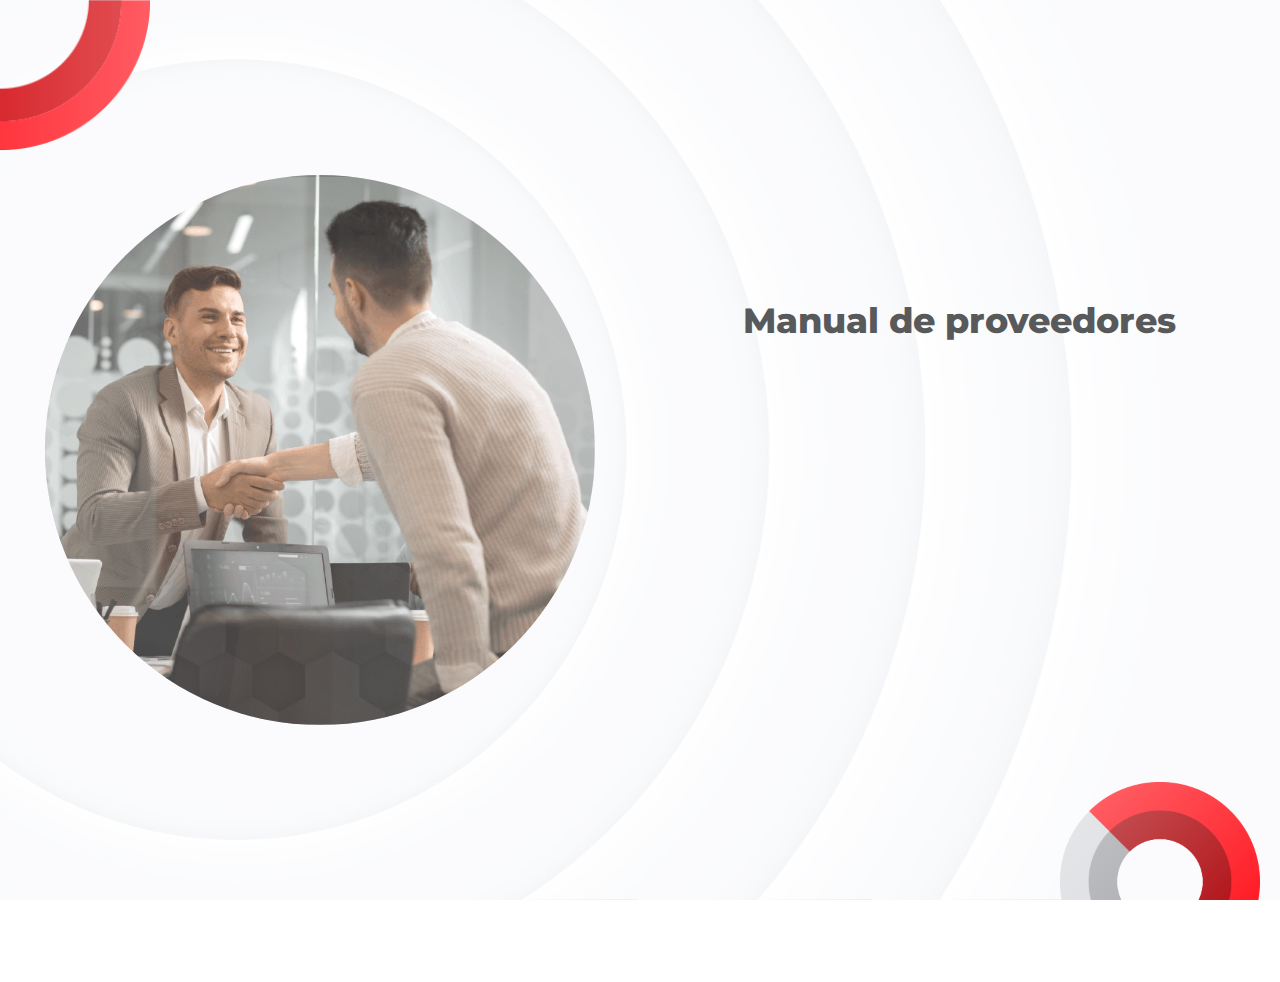
<file: index.html>
<!DOCTYPE html>
<html lang="en">
<head>
    <meta charset="UTF-8">
    <meta name="viewport" content="width=device-width, initial-scale=1.0">

    <link rel="icon" type="image/png" href="favicon.png">
    <link href="assets/css/fonts.css" type="text/css" rel="stylesheet" />
    <link href="assets/css/main.css" type="text/css" rel="stylesheet" />
    <link href="assets/css/welcomepage.css" type="text/css" rel="stylesheet" />
    <link href="assets/css/menu1.css" type="text/css" rel="stylesheet" />
    <link href="assets/css/menu2.css" type="text/css" rel="stylesheet" />
    <link href="assets/css/video.css" type="text/css" rel="stylesheet" />
    <link href="assets/css/documentos.css" type="text/css" rel="stylesheet" />
    <link href="assets/css/animations.css" type="text/css" rel="stylesheet" />
    <title>Manual</title>

    <script>
        function getE(idname){
            return document.getElementById(idname)
        }
    </script>
</head>
<body>
    <div id="container">
        <div id="fondo">
            <div id="fondo-img" class="fondo-img-on"></div>
            <div id="fondo-img2" class="fondo-img-off"></div>
        </div>
        <div id="fondo-aros" class="fondo-aros-offf">
            <div id="aro1">
                <img src="assets/images/aro2.png" />
            </div>
            <div id="aro2">
                <img src="assets/images/aro.png" />
            </div>
        </div>
        <!--<div id="fondo-cortina" class="fondo-cortina-off"></div>-->
        <div id="container-wraper">
            <div id="container-wrap">
                <!--welcome page-->
                <div id="welcome" class="container-content">
                    <div class="w-col">
                        <div class="w-row1">
                            <div id="w-fotografia" class="w-fotografia-off">
                                <div class="w-fotografia-img"></div>
                                <div class="w-fotografia-decoracion"></div>
                                <div class="w-fotografia-centro"></div>
                            </div>
                        </div>
                        <div class="w-row2">
                            <div id="w-titulo" class="titulo-off">
                                <h1>Manual de proveedores</h1>
                                <div></div>
                            </div>
                            <div id="w-subtitulo" class="titulo-off">
                                <h2>Cámara de comercio<br>Medellín</h2>
                                <div></div>
                            </div>
                            <div id="w-boton" class="boton-off">
                                <button id="btn-comenzar" class="w-button" type="button">
                                    <span>Comenzamos</span>
                                    <div><img src="assets/images/icon-mano-instruccion.svg" /></div>
                                </button>
                            </div>
                            <div id="w-texto" class="titulo-off">
                                <p>Haz clic en este botón para iniciar</p>
                            </div>
                        </div>
                    </div>
                    <div class="w-logo">
                        <img src="assets/images/logo.svg" />
                    </div>
                </div>
                <!--unidades-->
                <div id="menu1" class="container-content">
                    <div class="m-col">
                        <div class="m-row1">
                            <div id="m-titulo" class="titulo-off">
                                <h1>Manual de proveedores</h1>
                                <div></div>
                            </div>
                            <div id="m-subtitulo" class="titulo-off">
                                <h2>Cámara de comercio Medellín</h2>
                                <div></div>
                            </div>
                            <div id="m-texto" class="titulo-off">
                                <p>Haz clic en las imágenes de abajo para ver el contenido</p>
                            </div>
                        </div>
                        <div class="m-row2">
                            <div class="m-unity-btn">
                                <div class="m-unity m-unity-locked m-unity-out">
                                    <div class="m-unity-onda"></div>
                                    <div class="m-unity-img">
                                        <img src="content/unidad1/foto.png" />
                                    </div>
                                    <div class="m-unity-icon"></div>
                                </div>
                                <!--<div class="m-unity-zona" onmouseenter="overUnityBtn(this)" onmouseleave="outUnityBtn(this)" onclick="clickUnityBtn(1)"></div>-->
                            </div>

                            <div class="m-unity-btn">
                                <div class="m-unity m-unity-locked m-unity-out">
                                    <div class="m-unity-onda"></div>
                                    <div class="m-unity-img">
                                        <img src="content/unidad2/foto.png" />
                                    </div>
                                    <div class="m-unity-icon"></div>
                                </div>
                                <!--<div class="m-unity-zona" onmouseenter="overUnityBtn(this)" onmouseleave="outUnityBtn(this)" onclick="clickUnityBtn(2)"></div>-->
                            </div>

                            <div class="m-unity-btn">
                                <div class="m-unity m-unity-unlocked m-unity-out">
                                    <div class="m-unity-onda"></div>
                                    <div class="m-unity-img">
                                        <img src="content/unidad3/foto.png" />
                                    </div>
                                    <div class="m-unity-icon"></div>
                                </div>
                                <div class="m-unity-zona" onmouseenter="overUnityBtn(this)" onmouseleave="outUnityBtn(this)" onclick="clickUnityBtn(3)"></div>
                            </div>
                        </div>
                    </div>
                    <div class="w-logo">
                        <img src="assets/images/logo.svg" />
                    </div>
                </div>
                <!--modulos-->
                <div id="menu2" class="container-content">
                    <div class="m2-col">
                        <div class="m2-row1">
                            <div id="m2-titulo">
                                <h1>Manual de proveedores</h1>
                            </div>
                            <div id="m2-subtitulo">
                                <h2>Cámara de comercio Medellín</h2>
                            </div>
                            <div id="m2-texto">
                                <p>Haz clic en las imágenes de abajo para ver el contenido</p>
                            </div>
                            <div id="m2-unidad">
                                <img src="assets/images/icon-categoria.svg" />
                                <p>CATEGORÍA</p>
                            </div>
                        </div>
                        <div class="m2-row2">
                            <div id="m2-modules">
                                <!---->
                            </div>
                        </div>
                    </div>
                    <div class="w-logo">
                        <img src="assets/images/logo2.svg" />
                    </div>
                </div>
                <!--video-->
                <div id="videos" class="container-content">
                    <div id="video-container">
                        <video id="video-vid" class="video-vid-paused" playsinline></video>

                        <div id="video-playpause" class="video-playpause-off">
                            <div></div>
                        </div>
                        <div id="video-timeline-container" class="video-timeline-container-off">
                            <div id="video-timeline-back" onclick="clickPlayPause()"></div>
                            <div id="video-timeline">
                                <div id="video-timeline-bar" onclick="clickTimeline(event,this)">
                                    <div id="video-timeline-tray"></div>
                                    <div id="video-timeline-tags"></div>
                                    <div id="video-timeline-bola"></div>
                                </div>
                                <button id="video-timeline-playpause-btn" class="video-timeline-paused" onclick="clickPlayPause()"></button>
                                <button id="video-timeline-sound-btn" class="video-timeline-sound-on" onclick="clickSonidoVideo()"></button>
                                <p id="video-timeline-time">
                                    <span id="video-timeline-currenttime">00:00</span> / <span id="video-timeline-totaltime">00:00</span>
                                </p>
                                <!--<button id="video-timeline-fullscreen"></button>-->
                            </div>
                        </div>
                        <div id="video-legend" class="video-legend-off">
                            <!---->
                        </div>

                        <div id="video-iframe-container" class="video-iframe-container-off">
                            <iframe id="video-iframe" class="video-iframe-off" src="" scrolling="no" border="0" allowfullscreen></iframe>
                            <button id="video-iframe-cerrar" onclick="cerrarLegendLink()">
                                <span>Cerrar</span>
                                <img src="assets/images/icon-cerrar2.svg" />
                            </button>
                        </div>
                    </div>
                </div>
            </div>
        </div>

        <div id="toolbar" class="toolbar-off">
            <div id="toolbar-menu-wrap">
                <div id="toolbar-menu">
                    <button id="toolbar-menu-cerrar-btn" onclick="cerrarToolbar()"></button>
                    <button id="toolbar-menu-prev-btn"></button>
                    <button id="toolbar-menu-next-btn" onclick="cerrarToolbar()"></button>
                    <!--<button id="toolbar-menu-info-btn"></button>-->
                </div>
            </div>
            <div id="toolbar-bola">
                <img src="assets/images/icon-toolbar1.svg" id="toolbar-bola1" />
                <img src="assets/images/icon-toolbar2.svg" id="toolbar-bola2" />
            </div>
        </div>

        <button id="volver-btn1" class="volver-btn volver-btn-off" type="button" onclick="volverMenu()">
            <img src="assets/images/icon-volver.svg" />
            <p>Volver al menú principal</p>
        </button>

        <div id="documentos-container" class="documentos-container-off">
            <div id="documentos-box">
                <div class="documentos-seccion-1">
                    <div class="documentos-row">
                        <div class="documentos-col1">
                            <img src="assets/images/icon-documentos-documento.svg" />
                        </div>
                        <div class="documentos-col2">
                            <h2>Documentos de apoyo</h2>
                            <p>3 Documentos disponibles</p>
                        </div>
                        <a href="./assets/docs/documentos-camara-comercio.zip" target="_blank" class="documentos-descargar-todo-btn">
                            <img src="assets/images/icon-documentos-descargar.svg" />
                            <span>Descargar todo</span>
                        </a>
                    </div>
                    <div class="documentos-contenido">
                        <p>Contenido:</p>
                        <div class="documentos-contenidos">
                            <div id="documentos-contenidos-list">
                                <!---->
                            </div>
                        </div>
                    </div>
                </div>
                <div class="documentos-seccion-2">
                    <form method="post" enctype="multipart/form-data" id="input_documentos_form">
                        <div class="documentos-row">
                            <div class="documentos-col1">
                                <img src="assets/images/icon-documentos-documento.svg" />
                            </div>
                            <div class="documentos-col2">
                                <h2>Adjunta los documentos actualizados</h2>
                                <p>Sube los archivos requeridos para tu proceso</p>
                                <p><span>Los archivos no deben superar el tamaño de 8MB</span></p>
                            </div>
                            <button type="button" class="documentos-cerrar-btn" onclick="cerrarDocumentos()">
                                <img src="assets/images/icon-cerrar2.svg" />
                            </button>
                        </div>
                        <div class="documentos-content">
                            <div id="documentos-carga-content">
                                <div>
                                    <img src="assets/images/icon-documentos-subir.svg" />
                                </div>
                                <p>Arrastra tus archivos aquí</p>
                                <p><span>o haz clic para buscar en tu equipo</span></p>
                                <input id="input_documentos" type="file" name="documentos[]" multiple accept=".pdf, .docx, .xlsx, .pptx, .doc, .xls, .ppt, .zip, .csv" />
                            </div>
                            <div class="documentos-cargados">
                                <h6 id="documentos-cargados-ninguno">Aún no se ha cargado ningún documento</h6>
                                <div id="documentos-cargados-list">
                                    <!---->
                                </div>
                            </div>

                            <input id="input_documentos2" type="file" name="documentos2[]" multiple />
                            <input type="hidden" name="removidos" id="removidos_documentos2" />
                        </div>
                        <div class="documentos-subir-paquete">
                            <button id="documentos-subir-paquete-btn" type="submit">
                                <span>Subir paquete</span>
                                <div class="documentos-subir-paquete-btn-normal"></div>
                            </button>
                        </div>
                    </form>
                </div>
            </div>
        </div>

        <div id="alerta" class="alerta-off">
            <div id="alerta-box">
                <div id="alerta-icono" class="alerta-icono-ok"></div>
                <h1 id="alerta-titulo">...</h1>
                <p id="alerta-text">...</p>
                <button id="alerta-btn" type="button" onclick="cerrarAlerta()">
                    <span>Entendido</span>
                </button>
            </div>
        </div>
    </div>

    <div id="loader" class="loader-on">
        <div id="loader-img">
            <img src="assets/images/loader1.svg" />
            <img src="assets/images/loader2.svg" />
        </div>
        <p id="loader-txt">Cargando</p>
    </div>
    
    <script src="estructura.js"></script>
    <script src="assets/scripts/menu.js"></script>
    <script src="assets/scripts/main.js"></script>
    <script src="assets/scripts/timeline.js"></script>
    <script src="assets/scripts/documentos.js"></script>
    <script>

        var click_mp3 = null;
        var submenu_mp3 = null;
        var over_mp3 = null;
        var transicion_mp3 = null;

        setDocumentos()
        setMenu()
        init()

        window.onload = function(){
            //alert(window.innerWidth+" x "+window.innerHeight)
            loadImg({src:'./assets/images/fondo-rojo.jpg', callBack: function(data){
                getE('fondo-img2').style.backgroundImage = 'url('+data.src+')'
                loadImg({src:'./assets/images/fondo.jpg', callBack: function(data){
                    getE('fondo-img').style.backgroundImage = 'url('+data.src+')'

                    loadTrack({src:'./assets/sounds/click.mp3', callBack: function(data){
                        click_mp3 = data
                        loadTrack({src:'./assets/sounds/over.mp3', callBack: function(data){
                            over_mp3 = data
                            loadTrack({src:'./assets/sounds/submenu.mp3', callBack: function(data){
                                submenu_mp3 = data
                                loadTrack({src:'./assets/sounds/transicion.mp3', callBack: function(data){
                                    transicion_mp3 = data
                                    
                                    getE('loader').className = 'loader-off'
                                    setAnimations()
                                }})
                            }})
                        }})
                    }})
                    
                }})
            }})
        }
        window.onresize = function(){
            init()
        }
    </script>
</body>
</html>
</file>
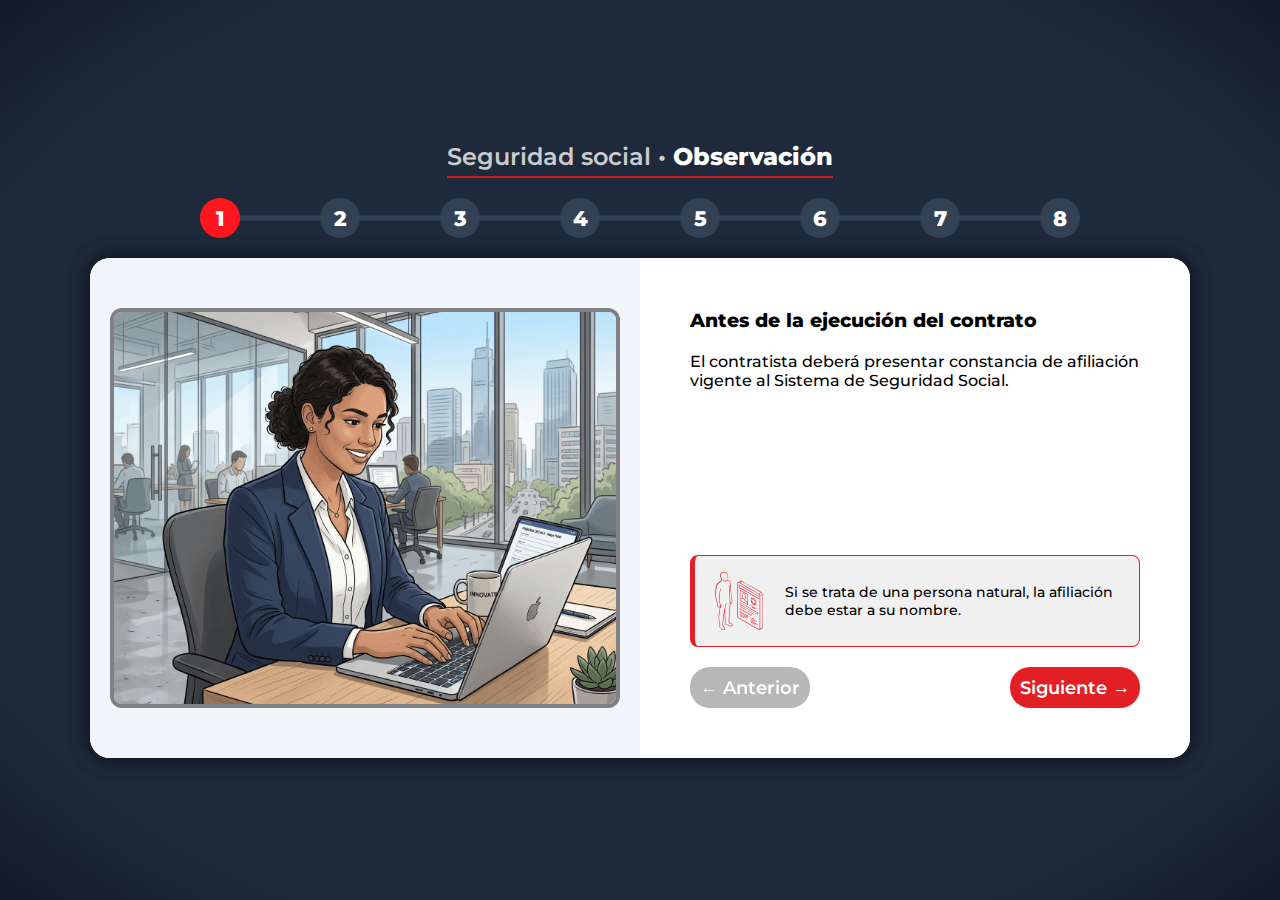
<file: content/unidad3/modulo1/tema2/index.html>
<!DOCTYPE html>
<html lang="en">
<head>
    <meta charset="UTF-8">
    <meta name="viewport" content="width=device-width, initial-scale=1.0">
    <title>Seguridad social - Observación</title>

    <link href="../../../../assets/css/fonts.css" rel="stylesheet" type="text/css" />
    <link href="assets/css/reset.css" rel="stylesheet" type="text/css" />
    <link href="assets/css/loader.css" rel="stylesheet" type="text/css" />
    <link href="assets/css/main.css" rel="stylesheet" type="text/css" />
    <link href="assets/css/responsive.css" rel="stylesheet" type="text/css" />
</head>
<body>
    <div id="contenedor">
        <div id="titulo">
            <h1>Seguridad social • <span>Observación</span></h1>
        </div>
        <div id="pasos-container">
            <div id="paso-tray">
                <div id="paso-line"></div>
            </div>
            <div id="pasos">
                <!---->
            </div>
        </div>

        <div id="cartas-container" class="cartas-in">
            <!---->
        </div>
    </div>

    <div id="loader" class="loader-on">
        <div id="loader-img">
            <svg xmlns="http://www.w3.org/2000/svg" viewBox="0 0 640 640">
                <path fill="#999999" d="M286.7 96.1C291.7 113 282.1 130.9 265.2 135.9C185.9 159.5 128.1 233 128.1 320C128.1 426 214.1 512 320.1 512C426.1 512 512.1 426 512.1 320C512.1 233.1 454.3 159.6 375 135.9C358.1 130.9 348.4 113 353.5 96.1C358.6 79.2 376.4 69.5 393.3 74.6C498.9 106.1 576 204 576 320C576 461.4 461.4 576 320 576C178.6 576 64 461.4 64 320C64 204 141.1 106.1 246.9 74.6C263.8 69.6 281.7 79.2 286.7 96.1z" />
            </svg>
        </div>
        <div id="loader-bar">
            <div id="loader-bar2"></div>
        </div>
    </div>

    <script src="assets/scripts/data.js"></script>
    <script src="assets/scripts/loader.js"></script>
    <script src="assets/scripts/main.js"></script>

    <script>
        var over_mp3 = null;
        var carta_mp3 = null;
        var underground_mp3 = null;

        var intro_mp3 = null;
        var audio1_mp3 = null;
        var audio2_mp3 = null;
        var audio3_mp3 = null;
        var audio4_mp3 = null;
        var audio5_mp3 = null;
        var audio6_mp3 = null;
        var audio7_mp3 = null;
        var audio8_mp3 = null;
        var audios_data = [];

        window.onload = function(){
            loadTrack({src: 'assets/sounds/click.mp3', callBack: function(data){
                over_mp3 = data
                checkAudios(true)
            }})
            loadTrack({src: 'assets/sounds/carta.mp3', callBack: function(data){
                carta_mp3 = data
                checkAudios(true)
            }})
            loadTrack({src: 'assets/sounds/underground.mp3', callBack: function(data){
                underground_mp3 = data
                underground_mp3.loop = true
                checkAudios(true)
            }})
            ////
            loadTrack({src: 'assets/audios/intro.mp3', callBack: function(data){
                intro_mp3 = data
                checkAudios(true)
            }})
            loadTrack({src: 'assets/audios/1.mp3', callBack: function(data){
                audio1_mp3 = data
                checkAudios(true)
            }})
            loadTrack({src: 'assets/audios/2.mp3', callBack: function(data){
                audio2_mp3 = data
                checkAudios(true)
            }})
            loadTrack({src: 'assets/audios/3.mp3', callBack: function(data){
                audio3_mp3 = data
                checkAudios(true)
            }})
            loadTrack({src: 'assets/audios/4.mp3', callBack: function(data){
                audio4_mp3 = data
                checkAudios(true)
            }})
            loadTrack({src: 'assets/audios/5.mp3', callBack: function(data){
                audio5_mp3 = data
                checkAudios(true)
            }})
            loadTrack({src: 'assets/audios/6.mp3', callBack: function(data){
                audio6_mp3 = data
                checkAudios(true)
            }})
            loadTrack({src: 'assets/audios/7.mp3', callBack: function(data){
                audio7_mp3 = data
                checkAudios(true)
            }})
            loadTrack({src: 'assets/audios/8.mp3', callBack: function(data){
                audio8_mp3 = data
                checkAudios(true)
            }})
        }

        function comenzarJuego(){
            audios_data = [audio1_mp3,audio2_mp3,audio3_mp3,audio4_mp3,audio5_mp3,audio6_mp3,audio7_mp3,audio8_mp3]                

            setPasos()
            unsetLoader()
            intro_mp3.onended = function(){
                global_audio = audios_data[0]
                global_audio.currentTime = 0
                global_audio.play()
                //console.log(global_audio)
            }
            intro_mp3.play()
            underground_mp3.play()
        }
    </script>
</body>
</html>
</file>
<file: assets/css/fonts.css>
@font-face {
    font-family: "Montserrat-ExtraBold";
    font-display: swap;
    font-style: normal;
    font-weight: normal;
    src: url("fonts/Montserrat-ExtraBold.ttf") format('truetype');
}
@font-face {
    font-family: "Montserrat-SemiBold";
    font-display: swap;
    font-style: normal;
    font-weight: normal;
    src: url("fonts/Montserrat-SemiBold.ttf") format('truetype');
}
@font-face {
    font-family: "Montserrat-Medium";
    font-display: swap;
    font-style: normal;
    font-weight: normal;
    src: url("fonts/Montserrat-Medium.ttf") format('truetype');
}
@font-face {
    font-family: "Montserrat-Regular";
    font-display: swap;
    font-style: normal;
    font-weight: normal;
    src: url("fonts/Montserrat-Regular.ttf") format('truetype');
}
@font-face {
    font-family: "GFSDidot-Regular";
    font-display: swap;
    font-style: normal;
    font-weight: normal;
    src: url("fonts/GFSDidot-Regular.ttf") format('truetype');
}
</file>
<file: assets/css/main.css>
html,body{
    position: relative;
    display: block;
    margin: 0px;
    padding: 0px;
    width: 100%;
    height: 100%;
    overflow: hidden;
}

#container{
    position: relative;
    width: 100%;
    height: 100%;
    margin: 0px;
}

#fondo{
    position: absolute;
    width: auto;
    height: auto;
    top: 50%;
    left: 50%;
    transform: translate(-50%,-50%);
}
#fondo-aros{
    position: absolute;
    width: 100%;
    height: 100%;
    top: 0px;
    left: 0px;
}

#fondo-img,
#fondo-img2{
    position: absolute;
    width: 100%;
    height: 100%;
    top: 0px;
    left: 0px;
    background-repeat: no-repeat;
    background-size: cover;
    background-position: center;
}

#aro1,#aro2{
    transform: translate(-50%,-50%);
    position: absolute;
}
#aro1 img,
#aro2 img{
    position: relative;
    display: block;
    width: 100%;
    height: 100%;
}

#aro1 img{
    animation: animacion-fondo0-aro1 infinite 20s linear;
}
#aro2 img{
    animation: animacion-fondo0-aro2 infinite 12s linear;
}
@keyframes animacion-fondo0-aro1{
    0%{
        transform: rotate(0deg);
    }
    100%{
        transform: rotate(360deg);
    }
}
@keyframes animacion-fondo0-aro2{
    0%{
        transform: rotate(360deg);
    }
    100%{
        transform: rotate(0deg);
    }
}

/*#fondo-cortina{
    position: absolute;
    width: 100%;
    height: 100%;
    top: 0px;
    left: 0px;
    background-color: #ffffff;
}*/
.fondo-img-on{
    visibility: visible;
    opacity: 1;
    transition: opacity 0.5s, visibility 0s;
}
.fondo-img-off{
    visibility: hidden;
    opacity: 0;
    transition: visibility 0.5s, opacity 0.5s;
}
.fondo-cortina-offf{
    opacity: 0;
    visibility: hidden;
}

#container-wraper{
    position: relative;
    width: 100%;
    height: 100%;
    margin: 0px;
    padding: 0px;
    overflow: hidden;
}

#container-wrap{
    position: absolute;
    width: 100%;
    width: calc(100% * 3);
    width: -moz-calc(100% * 3);
    height: 100%;
    margin: 0px;
}

.container-content{
    position: absolute;
    width: 100%;
    width: calc(100% / 3);
    width: -moz-calc(100% / 3);
    height: 100%;
    display: block;
}
#welcome{
    left: 0px;
    top: 0px;
}
#menu1{
    left: 100%;
    left: calc((100% / 3) * 1);
    left: -moz-calc((100% / 3) * 1);
    top: 0px;
}
#menu2{
    left: 100%;
    left: calc((100% / 3) * 2);
    left: -moz-calc((100% / 3) * 2);
    top: 0px;
}
#videos{
    left: 100%;
    left: calc((100% / 3) * 2);
    left: -moz-calc((100% / 3) * 2);
    top: -100%;
}


/***************/

.volver-btn{
    cursor: pointer;
    position: absolute;
    top: 15px;
    left: 20px;
    outline: none;
    outline-width: 0;
    display: flex;
    flex-wrap: nowrap;
    align-items: center;
    box-sizing: border-box;
    width: auto;
    height: 55px;
    padding: 0px 20px;
    border-radius: 30px;
    background-color: #636363;
    border: none;
    box-shadow: 0px 12px 15px -5px rgba(0,0,0,0.6);

    transition: background-color 0.25s;
}
.volver-btn img{
    display: block;
    width: 30px;
    height: 30px;
    margin: 0px;
    margin-right: 10px;
}
.volver-btn p{
    margin: 0px;
    padding: 0px;
    display: flex;
    width: auto;
    font-family: 'Montserrat-ExtraBold';
    font-size: 14px;
    color: #ffffff;
    font-weight: normal;
    line-height: normal;
}

.volver-btn:hover{
    background-color: #4C4C4C;
}
.volver-btn:hover img{
    animation: animacion-volver-btn-img 0.5s infinite forwards linear;
}
@keyframes animacion-volver-btn-img{
    0%,100%{
        transform: scale(1);
    }
    50%{
        transform: scale(1.2);
    }
}

.volver-btn-off{
    visibility: hidden;
    opacity: 0;
    transform: scale(0.5);

    transition: visibility 0.4s, opacity 0.4s, transform 0.4s, background-color 0.25s;
}
.volver-btn-on{
    visibility: visible;
    opacity: 1;
    transform: scale(1);

    transition: visibility 0s, opacity 0.4s, transform 0.4s, background-color 0.25s;
}

/*************/

#toolbar{
    position: absolute;
    width: auto;
    height: 40px;
    top: 15px;
    left: 20px;
}

#toolbar-bola{
    position: absolute;
    width: 20px;
    height: 100%;
    left: 0px;
    top: 0px;
    transform-origin: right center;
    pointer-events: none;
}
#toolbar-bola::before{
    content: "";
    position: absolute;
    width: 16px;
    height: 16px;
    border-radius: 50%;
    background-color: #ffffff;
    top: 50%;
    left: 100%;
    transform: translate(-50%,-50%);
}
#toolbar-bola img{
    position: absolute;
    display: block;
    width: 100%;
    height: 100%;
    top: 0px;
}
#toolbar-bola1{
    left: 0px;
}
#toolbar-bola2{
    left: 100%;
    transform-origin: left center;
}

#toolbar-menu-wrap{
    position: relative;
    height: 100%;
    overflow: hidden;
    border-radius: 0px 20px 20px 0px;
    box-shadow: 5px 7px 10px -3px rgba(0,0,0,0.5);
    margin-left: 20px;
    z-index: 1;
}

#toolbar-menu{
    position: absolute;
    width: auto;
    width: calc(40px * 3);
    width: -moz-calc(40px * 3);
    right: 0px;
    top: 0px;
    height: 100%;
    box-sizing: border-box;
    padding: 5px 0px;
    display: flex;
    align-items: center;
    justify-content: flex-start;
    background-color: #ffffff;
}
#toolbar-menu button{
    outline: none;
    outline-width: 0;
    box-sizing: border-box;
    border: none;
    background-color: #ffffff;
    border-radius: 50%;
    width: 30px;
    height: 30px;
    margin: 0px 5px;
    background-repeat: no-repeat;
    background-size: 20px;
    background-position: center;

    transition: background-color 0.2s, background-size 0.2s;
}
#toolbar-menu button:hover{
    cursor: pointer;
    background-size: 15px;
    background-color: #ff161f;
}
#toolbar-menu-cerrar-btn{background-image: url(../images/icon-cerrar.svg);}
#toolbar-menu-cerrar-btn:hover{background-image: url(../images/icon-cerrar2.svg);}
#toolbar-menu-prev-btn{background-image: url(../images/icon-prev.svg);}
#toolbar-menu-prev-btn:hover{background-image: url(../images/icon-prev2.svg);}
#toolbar-menu-next-btn{background-image: url(../images/icon-next.svg);}
#toolbar-menu-next-btn:hover{background-image: url(../images/icon-next2.svg);}
#toolbar-menu-info-btn{background-image: url(../images/icon-info.svg);}
#toolbar-menu-info-btn:hover{background-image: url(../images/icon-info2.svg);}

/***************/
.toolbar-on #toolbar-bola{
    transform: scale(1);
    transition: transform 0.5s ease-out;
}
.toolbar-on #toolbar-bola2{
    transform: rotate(180deg);
    transition: transform 0.5s 0.5s;
}
.toolbar-on #toolbar-menu-wrap{
    width: auto;
    width: calc(40px * 3);
    width: -moz-calc(40px * 3);
    transition: width 0.5s 1s;
}

.toolbar-off #toolbar-menu-wrap{
    width: 0px;
    transition: width 0.5s;
}
.toolbar-off #toolbar-bola2{
    transform: rotate(0deg);
    transition: transform 0.5s 0.5s;
}
.toolbar-off #toolbar-bola{
    transform: scale(0);
    transition: transform 0.5s 0.5s ease-in;
}

/********************/

#loader{
    position: absolute;
    width: 100%;
    height: 100%;
    background: radial-gradient(circle, rgba(255,255,255,0), rgba(255,255,255,1));
    display: flex;
    align-items: center;
    justify-content: center;
    top: 0px;
    left: 0px;
}

#loader-img{
    position: relative;
    width: 200px;
    height: 200px;
    animation: animacion-loader 1s infinite forwards linear;
}
@keyframes animacion-loader{
    0%,100%{
        transform: scale(1);
    }
    50%{
        transform: scale(1.1);
    }
}

#loader-img img{
    position: absolute;
    top: 0px;
    left: 0px;
    display: block;
    margin: 0px;
    width: 100%;
    height: 100%;
}
#loader-img img:first-child{
    animation: animacion-loader-img1 1s infinite forwards linear;
}
#loader-img img:last-child{
    animation: animacion-loader-img2 1s infinite forwards linear;
}

@keyframes animacion-loader-img1{
    0%{
        transform: rotate(0deg);
    }
    100%{
        transform: rotate(360deg);
    }
}
@keyframes animacion-loader-img2{
    0%{
        transform: rotate(360deg);
    }
    100%{
        transform: rotate(0deg);
    }
}

#loader-txt{
    position: absolute;
    width: 200px;
    height: 20px;
    display: flex;
    align-items: center;
    justify-content: center;

    margin: 0px;
    padding: 0px;
    font-family: 'Montserrat-Medium';
    font-size: 18px;
    color: #636363;
    font-weight: normal;
    line-height: normal;
    text-align: center;
}

.loader-on{
    visibility: visible;
}
.loader-off{
    visibility: hidden;
}
.loader-off img,
.loader-off #loader-img{
    animation: none !important;
}

@media (min-width: 1537px) {
    #loader-txt{
        font-size: 24px;    
    }

    .volver-btn{
        top: 25px;
        left: 30px;
        height: 70px;
        padding: 0px 30px;
        border-radius: 35px;
    }
    .volver-btn img{
        width: 40px;
        height: 40px;
        margin-right: 15px;
    }
    .volver-btn p{
        font-size: 18px;
    }

    #toolbar{
        height: 60px;
        top: 25px;
        left: 30px;
    }

    #toolbar-bola{
        width: 30px;
    }
    #toolbar-bola::before{
        width: 25px;
        height: 25px;
    }

    #toolbar-menu-wrap{
        border-radius: 0px 30px 30px 0px;
        margin-left: 30px;
    }

    #toolbar-menu{
        width: auto;
        width: calc(60px * 3);
        width: -moz-calc(60px * 3);
        padding: 5px 0px;
    }
    #toolbar-menu button{
        width: 50px;
        height: 50px;
        margin: 0px 5px;
        background-size: 30px;
    }
    #toolbar-menu button:hover{
        background-size: 20px;
    }

    /***************/
    .toolbar-on #toolbar-menu-wrap{
        width: auto;
        width: calc(60px * 3);
        width: -moz-calc(60px * 3);
    }
}

@media (min-width: 960px) and (max-width: 1280px){
    .volver-btn{
        top: 10px;
        left: 15px;
        height: 40px;
        padding: 0px 15px;
        border-radius: 20px;
    }
    .volver-btn img{
        width: 25px;
        height: 25px;
    }
    .volver-btn p{
        font-size: 14px;
    }
}
</file>
<file: assets/css/welcomepage.css>
.fondo0 #aro1{
    width: 300px;
    height: 300px;
    top: 0%;
    left: 0%;
}
.fondo0 #aro2{
    width: 200px;
    height: 200px;
    top: 98%;
    left: 100%;
    left: calc(100% - 120px);
    left: -moz-calc(100% - 120px);
}

.w-col{
    position: relative;
    width: 100%;
    height: 100%;
}

.w-row1{
    position: absolute;
    width: 550px;
    height: 550px;
    transform: translate(-50%,-50%);
    top: 50%;
    left: 25%;
}
#w-fotografia{
    position: relative;
    width: 100%;
    height: 100%;
    border-radius: 50%;
    overflow: hidden;
}
.w-fotografia-img{
    position: relative;
    width: 100%;
    height: 100%;
    background-position: right center;
    background-repeat: no-repeat;
    background-size: cover;
    background-image: url(../images/fotografia.png);
}

.w-fotografia-decoracion{
    position: absolute;
    width: 100%;
    height: 100%;
    top: 0px;
    left: 0px;
    background-size: contain;
    background-position: left bottom;
    background-repeat: no-repeat;
    background-image: url(../images/fotografia-decoracion.png);
    opacity: 0.5;
}
.w-fotografia-decoracion::after{
    content: "";
    position: absolute;
    width: 100%;
    height: 100%;
    top: -1px;
    left: -1px;
}
.w-fotografia-centro{
    position: absolute;
    width: 45%;
    height: 45%;
    top: 50%;
    left: 50%;
    transform: translate(-50%,-50%);
    border-radius: 50%;
    background: rgba(255,255,255,0.5);
}
.w-fotografia-decoracion::after{
    background: linear-gradient(45deg, rgba(255,255,255,0.5) 0%, rgba(255,255,255,0) 100%);
}
.w-fotografia-centro{
    background: linear-gradient(45deg, rgba(255,255,255,1) 0%, rgba(255,255,255,1) 20%, rgba(255,255,255,0.2) 100%);
}
                        
.w-row2{
    position: absolute;
    width: 50%;
    height: 100%;
    display: flex;
    flex-direction: column;
    flex-wrap: wrap;
    justify-content: center;
    align-items: center;
    left: 50%;
    top: 0px;
}

#w-titulo,
#m-titulo,
#w-subtitulo,
#m-subtitulo,
#w-texto,
#m-texto{
    position: relative;
    display: flex;
    box-sizing: border-box;
    width: auto;
    height: auto;
}
#w-titulo div,
#m-titulo div,
#w-subtitulo div,
#m-subtitulo div{
    position: absolute;
    height: 3px;
    top: 100%;
    left: 50%;
    border-radius: 50%;
    background-color: rgba(0,0,0,0.5);
    filter: blur(2px);
    
    transform: translate(-50%,-50%);
}

#w-titulo h1,
#m-titulo h1,
#m2-titulo h1,
#w-subtitulo h2,
#m-subtitulo h2,
#m2-subtitulo h2,
#w-texto p,
#m-texto p,
#m2-texto p{
    position: relative;
    display: flex;
    font-weight: normal;
    line-height: normal;
    text-align: center;
    margin: 0px;
    padding: 0px;
}

#w-titulo{
    margin-bottom: 20px;
}
#w-titulo h1{
    font-family: 'Montserrat-ExtraBold';
    font-size: 35px;
    color: #58595B;
}
#w-subtitulo{
    margin-bottom: 20px;
}
#w-subtitulo h2{
    font-family: 'Montserrat-ExtraBold';
    font-size: 50px;
    color: #D61921;
}
#w-texto{
    margin-top: 20px;
}
#w-texto p{
    font-family: 'Montserrat-Medium';
    font-size: 18px;
    color: #58595B;
}

#w-boton{
    position: relative;
    width: auto;
    height: 70px;
    box-sizing: border-box;
    padding: 0px 10px;
    overflow: hidden;
    margin: 0px;
    margin-top: -15px;
}
.w-button{
    cursor: pointer;
    outline: none;
    outline-width: 0;
    position: relative;
    display: flex;
    flex-wrap: wrap;
    align-items: center;
    justify-content: center;
    width: auto;
    height: 55px;
    border-radius: 28px;
    overflow: hidden;
    top: 15px;

    background-color: #D61921;
    border: none;
    box-sizing: border-box;
    padding: 0px 85px 0px 20px;
    transform-origin: top center;
}
.w-button span{
    font-family: 'Montserrat-SemiBold';
    font-size: 24px;
    color: #ffffff;
    font-weight: normal;
    line-height: normal;
    text-align: center;

    transition: font-size 0.25s;
}
.w-button div{
    position: absolute;
    width: 65px;
    height: 55px;
    background-color: #58595B;
    display: flex;
    align-items: center;
    justify-content: center;
    right: 0px;
    top: 0px;

    transition: background 0.25s;
}
.w-button div img{
    display: block;
    width: 35px;
    height: 35px;
    margin: 0px;
    transform-origin: center bottom;
}

.w-button-enabled:hover{
    animation: animacion-w-button 0.5s 1 forwards linear;
}
.w-button-enabled:hover div{
    background-color: #383838;
}
.w-button-enabled:hover div img{
    animation: animacion-w-button-img 0.75s infinite forwards linear;
}
@keyframes animacion-w-button{
    0%,100%{
        transform: translateX(0px);
    }
    16%,83%{
        transform: translateX(-2px);
    }
    33%,66%{
        transform: translateX(4px);
    }
    50%{
        transform: translateX(-6px);
    }
}
@keyframes animacion-w-button-img{
    0%,50%,100%{
        transform: rotate(0deg);
    }
    75%{
        transform: rotate(-10deg);
    }
}
</file>
<file: assets/css/menu1.css>
.fondo1 #aro1{
    width: 300px;
    height: 300px;
    top: 0%;
    left: 100%;
}
.fondo1 #aro2{
    width: 120px;
    height: 120px;
    top: 95%;
    left: 80px;
}

.m-col{
    position: relative;
    width: 100%;
    height: 100%;
    display: flex;
    flex-direction: column;
    flex-wrap: wrap;
    justify-content: center;
    align-items: center;
}

.m-row1{
    position: relative;
    width: 100%;
    height: auto;
    display: flex;
    flex-direction: column;
    flex-wrap: wrap;
    justify-content: center;
    align-items: center;
}

#m-titulo{
    margin-bottom: 10px;
}
#m-titulo h1{
    font-family: 'Montserrat-ExtraBold';
    font-size: 31px;
    color: #58595B;
}
#m-subtitulo{
    margin-bottom: 10px;
}
#m-subtitulo h2{
    font-family: 'Montserrat-ExtraBold';
    font-size: 31px;
    color: #D61921;
}
#m-texto p{
    font-family: 'Montserrat-Medium';
    font-size: 18px;
    color: #58595B;
}

.m-row2{
    position: relative;
    width: 100%;
    display: flex;
    align-items: flex-start;
    justify-content: center;
    flex-wrap: wrap;
    margin-top: 100px;
}
.m-unity-btn{
    position: relative;
    width: 380px;
    height: 248px;
    margin: 0px 20px;
}
.m-unity{
    position: relative;
    width: 100%;
    height: 100%;
    margin: 0px;
}
.m-unity-zona{
    position: absolute;
    width: 100%;
    height: 100%;
    top: 0px;
    left: 0px;
    opacity: 0;
    cursor: pointer;
}

.m-unity-onda{
    position: absolute;
    width: 80%;
    height: 80%;
    border-width: 2px;
    border-style: solid;
    border-radius: 20px;
    top: 50%;
    left: 50%;
    opacity: 1;
    transform: translate(-50%,-50%);
}
.m-unity-img{
    position: relative;
    width: 100%;
    height: 100%;
    margin: 0px;
    border-radius: 20px;
    overflow: hidden;
    box-shadow: 0px 0px 0px 0px rgba(0,0,0,0);
    transition: box-shadow 0.4s;
}
.m-unity-img img{
    display: block;
    width: 100%;
    height: 100%;
    object-fit: cover;
    object-position: center;
    transition: filter 0.4s;
}
.m-unity-icon{
    position: absolute;
    width: 50px;
    height: 50px;
    border-radius: 50%;
    right: 10px;
    bottom: 10px;
    background-color: rgba(255,255,255,0.3);
    transition: width 0.4s, height 0.4s;
}
.m-unity-icon::before{
    content: "";
    position: absolute;
    width: 40px;
    height: 40px;
    border-radius: 50%;
    top: 5px;
    left: 5px;

    transition: background-color 0.4s, width 0.4s, height 0.4s, left 0.4s, top 0.4s;
}
.m-unity-icon::after{
    content: "";
    position: absolute;
    width: 25px;
    height: 25px;
    background-position: center;
    background-size: contain;
    background-repeat: no-repeat;
    top: 12.5px;
    left: 12.5px;
    transition: left 0.4s, top 0.4s;
}

.m-unity-unlocked .m-unity-img img{
    filter: grayscale(0%);
}
.m-unity-unlocked .m-unity-onda{
    border-color: #E21F26;
}
.m-unity-unlocked .m-unity-icon::before{
    background-color: #E21F26;
}
.m-unity-unlocked .m-unity-icon::after{
    background-image: url(../images/icon-unity-unlocked.svg);
}

.m-unity-locked .m-unity-img img{
    filter: grayscale(100%);
}
.m-unity-locked .m-unity-onda{
    border-color: #64748B;
}
.m-unity-locked .m-unity-icon::before{
    background-color: #64748B;
}
.m-unity-locked .m-unity-icon::after{
    background-image: url(../images/icon-unity-locked.svg);
}

/****************/

.m-unity-over{
    animation: animacion-unity-over 0.4s 1 forwards;
}
@keyframes animacion-unity-over{
    0%{
        transform: scale(1);
        animation-timing-function: ease-out;
    }
    30%{
        transform: scale(0.95);
        animation-timing-function: ease-in;
    }
    70%{
        transform: scale(1.1);
        animation-timing-function: ease-out;
    }
    100%{
        transform: scale(1.05);
    }
}
.m-unity-over .m-unity-onda{
    width: 120%;
    height: 120%;
    opacity: 0;
    transition: width 1.25s, height 1.25s, opacity 1.25s ease-out;
}
.m-unity-over .m-unity-img{
    box-shadow: 0px 20px 10px -8px rgba(0,0,0,0.8);
}
.m-unity-over .m-unity-icon{
    width: 60px;
    height: 60px;
    right: 5px;
    bottom: 5px;
}
.m-unity-over .m-unity-icon::before{
    width: 55px;
    height: 55px;
    top: 2.5px;
    left: 2.5px;
}
.m-unity-over .m-unity-icon::after{
    top: 17.5px;
    left: 17.5px;
}

.m-unity-out{
    animation: animacion-unity-out 0.15s 1 forwards;
}
@keyframes animacion-unity-out{
    0%{
        transform: scale(1.05);
        animation-timing-function: ease-out;
    }
    30%{
        transform: scale(1.1);
        animation-timing-function: ease-in;
    }
    100%{
        transform: scale(1);
    }
}
</file>
<file: assets/css/menu2.css>
.fondo2 #aro1{
    width: 300px;
    height: 300px;
    top: 50%;
    left: 100%;
    left: calc(100% + 75px);
    left: -moz-calc(100% + 75px);
}
.fondo2 #aro2{
    width: 200px;
    height: 200px;
    top: 98%;
    left: 20px;
}

.m2-col{
    position: relative;
    width: 100%;
    height: 100%;
    display: flex;
    flex-direction: column;
    flex-wrap: wrap;
    justify-content: center;
    align-items: center;
}

.m2-row1{
    position: relative;
    width: 100%;
    height: auto;
    display: flex;
    flex-direction: column;
    flex-wrap: wrap;
    justify-content: center;
    align-items: center;
}

#m2-titulo{
    margin-bottom: 8px;
}
#m2-titulo h1{
    font-family: 'Montserrat-ExtraBold';
    font-size: 21px;
    color: #ffffff;
}
#m2-subtitulo{
    margin-bottom: 8px;
}
#m2-subtitulo h2{
    font-family: 'Montserrat-ExtraBold';
    font-size: 21px;
    color: #FF7E60;
}
#m2-texto{
    margin-bottom: 15px;
}
#m2-texto p{
    font-family: 'Montserrat-Medium';
    font-size: 16px;
    color: #FFFFFF;
}
#m2-unidad{
    position: relative;
    display: flex;
    align-items: center;
    margin: 0px;
    width: auto;
    height: auto;
    flex-wrap: nowrap;
}
#m2-unidad > img{
    display: block;
    width: 40px;
    height: 40px;
    margin: 0px;
    margin-right: 10px;
}
#m2-unidad > p{
    font-family: 'Montserrat-ExtraBold';
    font-size: 21px;
    color: #ffffff;
}

.m2-row2{
    position: relative;
    width: 100%;
    height: auto;
    margin-top: 20px;
}
#m2-modules{
    position: relative;
    width: 100%;
    display: flex;
    align-items: flex-start;
    justify-content: center;
    flex-wrap: wrap;
}

/*************/
.m2-module-btn{
    cursor: pointer;
    position: relative;
    width: 256px;
    height: 200px;
    margin: 10px 10px;
}
.m2-module{
    position: relative;
    width: 100%;
    height: 100%;
    border-radius: 12px;
    box-shadow: 0px 0px 0px 0px rgba(0,0,0,0);

    transition: box-shadow 0.4s;
}
.m2-module-onda{
    position: absolute;
    width: 100%;
    height: 100%;
    border-width: 2px;
    border-style: solid;
    border-color: rgba(255,126,96,0);
    border-radius: 20px;
    top: 50%;
    left: 50%;
    opacity: 1;
    transform: translate(-50%,-50%);
}

.m2-module-img{
    position: relative;
    width: 100%;
    overflow: hidden;
    box-sizing: border-box;
    border: #FF7E60 solid 2px;
    border-radius: 12px 12px 0px 0px;
    border-bottom: none;

    transition: height 0.25s;
}
.m2-module-img img{
    display: block;
    width: 100%;
    height: 100%;
    object-fit: cover;
    object-position: center bottom;
    transition: filter 0.4s;
}

.m2-module-info{
    position: relative;
    width: 100%;
    padding: 0px 12px;
    box-sizing: border-box;
    border: #FF7E60 solid 2px;
    border-radius: 0px 0px 12px 12px;
    border-top: 0px;
    display: flex;
    flex-wrap: nowrap;
    justify-content: center;
    align-items: center;

    transition: height 0.25s;
}
.m2-module-info div{
    display: flex;
    align-items: center;
    justify-content: center;
    position: relative;
    width: 40px;
    height: 40px;
    border-radius: 50%;
    background-color: #EF2E3C;
    margin-right: 10px;
}
.m2-module-info div span{
    align-items: center;
    justify-content: center;
    width: 30px;
    height: 30px;
    background-color: #ffffff;
    border-radius: 50%;

    font-family: 'Montserrat-SemiBold';
    font-size: 27px;
    color: #58595B;
    font-weight: normal;
    line-height: normal;
    text-align: center;

    box-shadow: -5px 10px 15px -5px rgba(0,0,0,0.8);
}
.m2-module-info div img{
    width: 25px;
    height: 25px;
    margin: 0px;
}

.m2-module-info p{
    display: flex;
    width: auto;
    margin: 0px;
    padding: 0px;
    font-family: 'GFSDidot-Regular';
    font-size: 16px;
    color: #FFFFFF;
    font-weight: normal;
    line-height: normal;
    text-align: left;
}
#modulo1 .m2-module-info > p{width: 175px;}
#modulo2 .m2-module-info > p{width: 130px;}
#modulo3 .m2-module-info > p{width: 100px;}
#modulo4 .m2-module-info > p{width: 160px;}
#modulo5 .m2-module-info > p{width: 160px;}
#modulo6 .m2-module-info > p{width: 180px;}
#modulo7 .m2-module-info > p{width: 140px;}
#modulo8 .m2-module-info > p{width: 150px;}

.m2-module-menu{
    position: absolute;
    width: 100%;
    height: 0px;
    overflow: hidden;
    transform-origin: center bottom;
}
.m2-module-menu-content{
    position: relative;
    display: block;
    list-style: none;
    margin: 0px;
    padding: 0px;
    width: 100%;
    height: auto;
    box-sizing: border-box;
    border: #5E4D43 solid 1px;

    transition: top 0.25s;
}
.m2-module-menu-content li{
    cursor: pointer;
    position: relative;
    width: 100%;
    height: auto;
    box-sizing: border-box;
    padding: 7px;
    background-color: #ffffff;
    display: flex;
    flex-wrap: wrap;
    align-items: center;
    justify-content: center;
    transition: background-color 0.15s;
}
.m2-module-menu-content li:hover{
    background-color: #F4E1E5;
}
.m2-module-menu-content li img{
    display: block;
    width: 20px;
    height: 20px;
    margin: 0px;
    margin-right: 10px;
}
.m2-module-menu-content li div{
    position: relative;
    display: block;
    width: 20px;
    height: 20px;
    margin-left: 10px;
    background-size: contain;
    background-repeat: no-repeat;
    background-position: center;
}
.m2-module-menu-content-checked div{
    background-image: url(../images/icon-module-checked.svg);
}
.m2-module-menu-content li span{
    display: block;
    width: auto;
    width: calc(100% - (30px * 2));
    width: -moz-calc(100% - (30px * 2));
    height: auto;
    margin: 0px;
    padding: 0px;

    font-family: 'Montserrat-Medium';
    font-size: 14px;
    font-weight: normal;
    color: #000000;
    line-height: normal;
}

/*.m2-module-zona{
    position: absolute;
}*/

/***************/
.m2-module-unlocked:hover{
    cursor: pointer;
    box-shadow: 0px 20px 10px -8px rgba(0,0,0,0.8);
}
.m2-module-unlocked:hover .m2-module-onda{
    width: 120%;
    height: 120%;
    border-color: rgba(255,126,96,1);
    opacity: 0;
    transition: border-color 0.25s, width 1.25s, height 1.25s, opacity 1.25s ease-out;
}


.m2-module-unlocked .m2-module-img img{
    filter: grayscale(0%);
}
.m2-module-locked .m2-module-img img{
    filter: grayscale(100%);
}
.m2-module-unlocked .m2-module-info div img{
    display: none;
}
.m2-module-locked .m2-module-info div img{
    display: block;
}
.m2-module-unlocked .m2-module-info div span{
    display: flex;
}
.m2-module-locked .m2-module-info div span{
    display: none;
}
.m2-module-unlocked{
    cursor: pointer;
    opacity: 1;
}
.m2-module-locked{
    cursor: not-allowed;
    opacity: 0.7;
}

.m2-module-opened .m2-module-info{
    height: 70px;
}
.m2-module-opened .m2-module-img{
    height: 130px;
}
.m2-module-opened .m2-module-menu{
    bottom: 70px;
    opacity: 1;
    filter: blur(0px);

    transition: bottom 0.25s, opacity 0.1s, filter 0.25s, height 0s;
}
.m2-module-opened .m2-module-menu-content{
    top: 0%;
}

.m2-module-closed .m2-module-info{
    height: 90px;
}
.m2-module-closed .m2-module-img{
    height: 110px;
}
.m2-module-closed .m2-module-menu{
    bottom: 90px;
    opacity: 0;
    filter: blur(5px);

    transition: bottom 0.25s, opacity 0.1s 0.15s, filter 0.25s, height 0s 0.25s;
}
.m2-module-closed .m2-module-menu-content{
    top: 100%;
}

@media (min-width: 1537px) {
    .fondo2 #aro1{
        width: 350px;
        height: 350px;
        left: 100%;
        left: calc(100% + 100px);
        left: -moz-calc(100% + 100px);
    }
    .fondo2 #aro2{
        width: 250px;
        height: 250px;
    }

    #m2-titulo{
        margin-bottom: 10px;
    }
    #m2-titulo h1{
        font-size: 31px;
    }
    #m2-subtitulo{
        margin-bottom: 10px;
    }
    #m2-subtitulo h2{
        font-size: 31px;
    }
    #m2-texto{
        margin-bottom: 10px;
    }
    #m2-texto p{
        font-size: 24px;
    }
    

    .m2-module-btn{
        width: 400px;
        height: 313px;
        margin: 10px 10px;
    }

    .m2-module-info{
        padding: 0px 25px;
    }
    .m2-module-info div{
        width: 60px;
        height: 60px;
        margin-right: 15px;
    }
    .m2-module-info div span{
        width: 50px;
        height: 50px;
        font-size: 38px;
    }
    .m2-module-info div img{
        width: 40px;
        height: 40px;
    }

    .m2-module-info p{
        font-size: 21px;
    }

    #modulo1 .m2-module-info > p{width: 260px;}
    #modulo2 .m2-module-info > p{width: 260px;}
    #modulo3 .m2-module-info > p{width: 260px;}
    #modulo4 .m2-module-info > p{width: 240px;}
    #modulo5 .m2-module-info > p{width: 240px;}
    #modulo6 .m2-module-info > p{width: 240px;}
    #modulo7 .m2-module-info > p{width: 260px;}
    #modulo8 .m2-module-info > p{width: 200px;}

    .m2-module-menu-content li{
        padding: 10px;
    }
    .m2-module-menu-content li img{
        width: 27px;
        height: 27px;
        margin-right: 13px;
    }
    .m2-module-menu-content li div{
        width: 27px;
        height: 27px;
        margin-left: 13px;
    }
    .m2-module-menu-content li span{
        width: auto;
        width: calc(100% - (40px * 2));
        width: -moz-calc(100% - (40px * 2));
        font-size: 19px;
    }

    .m2-module-opened .m2-module-info{
        height: 100px;
    }
    .m2-module-opened .m2-module-img{
        height: 213px;
    }
    .m2-module-opened .m2-module-menu{
        bottom: 100px;
    }
    
    .m2-module-closed .m2-module-info{
        height: 130px;
    }
    .m2-module-closed .m2-module-img{
        height: 183px;
    }
    .m2-module-closed .m2-module-menu{
        bottom: 130px;
    }
}

@media (min-width: 1367px) and (max-width: 1536px){
    /*************/
    .m2-module-btn{
        width: 320px;
        height: 240px;
        margin: 10px 10px;
    }
    .m2-module{
        border-radius: 15px;
    }

    .m2-module-info{
        padding: 0px 20px;
        border-radius: 0px 0px 15px 15px;
    }
    .m2-module-info div{
        width: 50px;
        height: 50px;
    }
    .m2-module-info div span{
        width: 40px;
        height: 40px;
        font-size: 35px;
    }
    .m2-module-info div img{
        width: 32px;
        height: 32px;
    }

    .m2-module-info p{
        font-size: 18px;
    }
    #modulo1 .m2-module-info > p{width: 200px;}
    #modulo2 .m2-module-info > p{width: 210px;}
    #modulo3 .m2-module-info > p{width: 210px;}
    #modulo4 .m2-module-info > p{width: 210px;}
    #modulo5 .m2-module-info > p{width: 180px;}
    #modulo6 .m2-module-info > p{width: 210px;}
    #modulo7 .m2-module-info > p{width: 180px;}
    #modulo8 .m2-module-info > p{width: 170px;}

    .m2-module-opened .m2-module-info{
        height: 80px;
    }
    .m2-module-opened .m2-module-img{
        height: 160px;
    }
    .m2-module-opened .m2-module-menu{
        bottom: 80px;
    }

    .m2-module-closed .m2-module-info{
        height: 110px;
    }
    .m2-module-closed .m2-module-img{
        height: 130px;
    }
    .m2-module-closed .m2-module-menu{
        bottom: 110px;
    }
}

@media (min-width: 960px) and (max-width: 1280px){
    .fondo2 #aro1{
        width: 200px;
        height: 200px;
        left: 100%;
        left: calc(100% + 50px);
        left: -moz-calc(100% + 50px);
    }
    .fondo2 #aro2{
        width: 100px;
        height: 100px;
    }

    #m2-titulo{
        margin-bottom: 5px;
    }
    #m2-titulo h1{
        font-size: 18px;
    }
    #m2-subtitulo{
        margin-bottom: 5px;
    }
    #m2-subtitulo h2{
        font-size: 18px;
    }
    #m2-texto{
        margin-bottom: 10px;
    }
    #m2-texto p{
        font-size: 14px;
    }
    #m2-unidad > img{
        width: 30px;
        height: 30px;
        margin-right: 10px;
    }
    #m2-unidad > p{
        font-size: 18px;
    }

    /*************/
    .m2-module-btn{
        width: 250px;
        height: 170px;
        margin: 10px 10px;
    }
    .m2-module{
        border-radius: 12px;
    }

    .m2-module-info{
        padding: 0px 12px;
    }
    .m2-module-info div{
        width: 30px;
        height: 30px;
        margin-right: 10px;
    }
    .m2-module-info div span{
        width: 25px;
        height: 25px;
        font-size: 21px;
    }
    .m2-module-info div img{
        width: 20px;
        height: 20px;
    }

    .m2-module-info p{
        width: auto;
        width: calc(100% - 40px);
        width: -moz-calc(100% - 40px);
        font-size: 16px;
    }

    .m2-module-opened .m2-module-info{
        height: 60px;
    }
    .m2-module-opened .m2-module-img{
        height: 100px;
    }
    .m2-module-opened .m2-module-menu{
        bottom: 60px;
    }

    .m2-module-closed .m2-module-info{
        height: 80px;
    }
    .m2-module-closed .m2-module-img{
        height: 90px;
    }
    .m2-module-closed .m2-module-menu{
        bottom: 80px;
    }
}
</file>
<file: assets/css/video.css>
.fondo3 #aro1{
    width: 300px;
    height: 300px;
    top: 0%;
    left: 0%;
}
.fondo3 #aro2{
    width: 200px;
    height: 200px;
    top: 98%;
    left: 100%;
    left: calc(100% - 20px);
    left: -moz-calc(100% - 20px);
}
.fondo3 #aro1 img{
    animation: none;
}
.fondo3 #aro2 img{
    animation: none;
}

#video-container{
    position: relative;
    width: 100%;
    height: 100%;
    background-color: #111827;
    margin: 0px;
    overflow: hidden;
}
#video-vid{
    position: relative;
    display: block;
    width: auto;
    top: 0.5%;
    height: 99%;
    margin: 0px auto;
    padding: 0px;
    overflow: hidden;
    border-radius: 12px;
}
video::-webkit-media-controls-panel { display: none !important; }

/*.video-vid-paused{
    filter: blur(2px);
}
.video-vid-playing{
    filter: blur(0px);
}*/
/****************/

#video-playpause,
#video-timeline-container{
    position: absolute;
    width: auto;
    height: 99%;
    top: 0.5%;
    left: 50%;
    transform: translateX(-50%);
    border-radius: 12px;
}

#video-playpause{
    display: flex;
    align-items: center;
    justify-content: center;

    background: rgba(0,0,0,0.3);
    box-shadow: 0px 0px 40px 10px rgba(0,0,0,0.25) inset;
}
#video-playpause div{
    position: relative;
    width: 90px;
    height: 90px;
    box-sizing: border-box;
    border-radius: 50%;
    border: #8a8a8a solid 1px;
    box-shadow: 0px 0px 20px 0px rgba(226,31,38,0.5);
    background-size: 40px;
    background-position: center;
    background-repeat: no-repeat;
    background-color: rgba(80,80,80,0.6);
    background-image: url(../images/icon-timeline-play.svg);
}
.video-playpause-off{
    visibility: hidden;
    opacity: 0;
    transition: opacity 0.25s, visibility 0.25s;
}
.video-playpause-on{
    visibility: visible;
    opacity: 1;
    transition: opacity 0.25s, visibility 0s;
}

.video-playpause-off div{
    transform: scale(1.2);
    transition: transform 0.25s;
}
.video-playpause-on div{
    transform: scale(1);
    transition: transform 0.25s;
}

#video-timeline-container{
    opacity: 0;
    transition: opacity 0.5s;
}

#video-timeline-back{
    position: absolute;
    width: 100%;
    height: 100%;
    height: calc(100% - 65px);
    height: -moz-calc(100% - 65px);
    top: 0px;
    left: 0px;
    cursor: pointer;
}

#video-timeline{
    position: absolute;
    width: 100%;
    height: 60px;
    bottom: 0px;
    left: 0px;
    box-sizing: border-box;
    padding: 0px 12px;
    padding-top: 5px;
    border-radius: 0px 0px 12px 12px;
    display: flex;
    flex-wrap: wrap;
    align-items: center;
    justify-content: flex-start;

    background: rgba(0,0,0,0.5);
    background: linear-gradient(to bottom, rgba(0,0,0,0), rgba(0,0,0,0.9));
}
#video-timeline-bar{
    position: absolute;
    cursor: pointer;
    width: 100%;
    width: calc(100% - 24px);
    width: -moz-calc(100% - 24px);
    height: 5px;
    top: 0px;
    left: 12px;
    background-color: rgba(255,255,255,0.5);
}
#video-timeline-tray{
    position: relative;
    width: auto;
    height: 100%;
    border-radius: 5px;
    background-color: #E21F26;
}

#video-timeline-bola{
    position: absolute;
    width: 15px;
    height: 15px;
    border-radius: 50%;
    top: 50%;
    background-color: #ffffff;
    box-shadow: 0px 0px 5px 0px rgba(0,0,0,0.5);
    transform: translate(-50%, -50%);
}

#video-timeline-tags{
    position: absolute;
    width: 100%;
    height: 100%;
    top: 0px;
    left: 0px;
}
#video-timeline-tags > div{
    position: absolute;
    top: 0px;
    width: 5px;
    height: 100%;
    background-color: #ffd718;
    box-shadow: 0px 0px 3px 0px rgba(0,0,0,0.3);
}

/***************/

#video-timeline-playpause-btn,
#video-timeline-sound-btn,
#video-timeline-fullscreen{
    cursor: pointer;
    position: relative;
    display: block;
    outline: none;
    outline-width: 0;
    border: none;
    box-sizing: border-box;
    background-color: rgba(255,255,255,0);
    border-radius: 50%;
    width: 40px;
    height: 40px;
    background-repeat: no-repeat;
    background-size: 25px;
    background-position: center;

    transition: background-color 0.25s;
}
#video-timeline-playpause-btn,
#video-timeline-sound-btn{
    margin-right: 15px;
}
#video-timeline-fullscreen{
    margin-left: auto;
    background-image: url(../images/icon-timeline-fullscreen.svg);
}

#video-timeline-playpause-btn:hover,
#video-timeline-sound-btn:hover,
#video-timeline-fullscreen:hover{
    background-color: rgba(255,255,255,0.3);
}

.video-timeline-playing{
    background-image: url(../images/icon-timeline-pause.svg);
}
.video-timeline-paused{
    background-image: url(../images/icon-timeline-play.svg);
}
.video-timeline-sound-off{
    background-image: url(../images/icon-timeline-sound-off.svg);
}
.video-timeline-sound-on{
    background-image: url(../images/icon-timeline-sound-on.svg);
}

#video-timeline-time{
    position: relative;
    width: auto;
    height: auto;
    margin: 0px;
    display: block;

    font-family: 'Montserrat-Medium';
    font-size: 14px;
    color: #ffffff;
    font-weight: normal;
    line-height: normal;
}

#video-timeline-container:hover{
    opacity: 1;
}

.video-timeline-container-off{
    visibility: hidden;
}
.video-timeline-container-on{
    visibility: visible;
}

#video-legend{
    position: absolute;
    top: 0px;
    right: 20px;
    width: 320px;
    height: 100%;
    height: calc(100% - (60px + 20px));
    height: -moz-calc(100% - (60px + 20px));
    overflow-y: auto;
    overflow-x: hidden;
    box-sizing: border-box;
    padding: 0px 10px;
}
/*pendiente estilo scroll*/

.video-legend-row{
    position: relative;
    width: 100%;
    height: auto;
    box-sizing: border-box;
    border: #8a8a8a solid 1px;
    border-radius: 12px;
    background-color: #07080a;
    padding: 20px;
    margin: 12px auto;

    display: flex;
    flex-wrap: wrap;
    align-items: flex-start;
    justify-content: flex-start;
    animation: animacion-legend-row-in 0.25s 1 forwards linear;
}
@keyframes animacion-legend-row-in{
    0%{
        opacity: 0;
        top: 40px;
    }
    100%{
        opacity: 1;
        top: 0px;
    }
}

.video-legend-icon{
    position: relative;
    width: 60px;
    height: 60px;
    
    margin-right: 20px;
    border-radius: 50%;
    background-size: 30px 30px;
    background-position: center;
    background-repeat: no-repeat;
}
.video-legend-icon-video{background-image: url(../images/icon-legend-video.svg); background-color: #d61921;}
.video-legend-icon-formulario{background-image: url(../images/icon-legend-form.svg); background-color: #009ea8;}
.video-legend-icon-link{background-image: url(../images/icon-legend-link.svg); background-color: #9333ea;}

.video-legend-info{
    position: relative;
    width: auto;
    width: calc(100% - 80px);
    width: -moz-calc(100% - 80px);
    height: auto;
    display: block;
}

.video-legend-info h2,
.video-legend-info p{
    display: block;
    margin: 0px;
    padding: 0px;
    width: 100%;
    font-weight: normal;
    line-height: normal;
    text-align: left;
    color: #ffffff;
    margin-bottom: 10px;
}
.video-legend-info h2{
    font-family: 'Montserrat-ExtraBold';
    font-size: 16px;
}
.video-legend-info p{
    font-family: 'Montserrat-Medium';
    font-size: 14px;
}

.video-legend-link{
    outline: none;
    outline-width: 0;
    position: relative;
    display: flex;
    align-items: center;
    justify-content: center;
    width: 100%;
    height: auto;
    box-sizing: border-box;
    border-radius: 5px;
    background-color: #ffffff;
    margin: 0px;
    padding: 10px 20px;
    text-decoration: none !important;

    transition: background-color 0.2s;
}

.video-legend-link span{
    font-family: 'Montserrat-SemiBold';
    font-size: 14px;
    color: #000000;
    font-weight: normal;
    line-height: normal;
}
.video-legend-link img{
    display: block;
    width: 15px;
    height: 15px;
    margin: 0px;
    margin-left: 15px;
}

.video-legend-link:hover{
    cursor: pointer;
    background-color: #e0e0e0;
}

.video-legend-off{
    visibility: hidden;
}
.video-legend-on{
    visibility: visible;
}

#video-iframe-container{
    position: absolute;
    width: 100%;
    height: 100%;
    top: 0%;
    left: 0%;
    background-color: #000000;
    overflow: hidden;
}
.video-iframe-container-off{
    display: none;
}
.video-iframe-container-on{
    display: block;
}
#video-iframe{
    position: relative;
    width: 100%;
    height: 100%;
    margin: 0px;
    padding: 0px;
    border: none;
    overflow: hidden;
}

#video-iframe-cerrar{
    position: absolute;
    outline: none;
    outline-width: 0;
    display: flex;
    flex-wrap: nowrap;
    align-items: center;
    justify-content: center;
    box-sizing: border-box;
    width: auto;
    height: 40px;
    padding: 0px 20px;
    border-radius: 20px;
    background-color: #E21F26;
    border: none;
    box-shadow: 5px 7px 10px -3px rgba(0,0,0,0.5);
    right: 20px;
    top: 15px;

    transition: background-color 0.2s;
}
#video-iframe-cerrar:hover{
    cursor: pointer;
    background-color: #ad0a0f;
}
#video-iframe-cerrar span{
    font-family: 'Montserrat-ExtraBold';
    font-size: 18px;
    color: #ffffff;
    font-weight: normal;
    line-height: normal;
}
#video-iframe-cerrar img{
    display: block;
    width: 20px;
    height: 20px;
    margin: 0px;
    margin-left: 15px;
}

@media (min-width: 1537px) {
    #video-playpause div{
        width: 120px;
        height: 120px;
        background-size: 60px;
    }

    #video-timeline-back{
        height: 100%;
        height: calc(100% - 96px);
        height: -moz-calc(100% - 96px);
    }

    #video-timeline{
        height: 90px;
        padding: 0px 15px;
        padding-top: 8px;
    }

    #video-timeline-bar{
        width: 100%;
        width: calc(100% - 30px);
        width: -moz-calc(100% - 30px);
        height: 8px;
        left: 15px;
    }
    #video-timeline-tray{
        border-radius: 8px;
    }
    #video-timeline-bola{
        width: 20px;
        height: 20px;
    }
    #video-timeline-tags > div{
        width: 8px;
    }

    #video-timeline-playpause-btn,
    #video-timeline-sound-btn,
    #video-timeline-fullscreen{
        width: 50px;
        height: 50px;
        background-size: 30px;
    }
    #video-timeline-playpause-btn,
    #video-timeline-sound-btn{
        margin-right: 20px;
    }
    #video-timeline-time{
        font-size: 18px;
    }

    #video-legend{
        right: 30px;
        width: 440px;
        height: 100%;
        height: calc(100% - (90px + 20px));
        height: -moz-calc(100% - (90px + 20px));
        padding: 0px 20px;
    }

    .video-legend-row{
        border: #8a8a8a solid 2x;
        padding: 30px;
        margin: 15px 0px;
    }
    
    .video-legend-icon{
        width: 90px;
        height: 90px;
        margin-right: 20px;
        background-size: 40px 40px;
    }
    
    .video-legend-info{
        width: auto;
        width: calc(100% - 110px);
        width: -moz-calc(100% - 110px);
    }

    .video-legend-info h2,
    .video-legend-info p{
        margin-bottom: 20px;
    }
    .video-legend-info h2{
        font-size: 21px;
    }
    .video-legend-info p{
        font-size: 18px;
    }

    .video-legend-link{
        padding: 12px 25px;
    }

    .video-legend-link span{
        font-size: 18px;
    }
    .video-legend-link img{
        width: 20px;
        height: 20px;
        margin-left: 20px;
    }

}
</file>
<file: assets/css/documentos.css>
#documentos-container,
#alerta{
    position: absolute;
    width: 100%;
    height: 100%;
    top: 0px;
    left: 0px;

    display: flex;
    align-items: center;
    justify-content: center;
}

#documentos-box,
#alerta-box{
    position: relative;
    height: auto;
    border-radius: 15px;
    overflow: hidden;
    background-color: #ffffff;
    display: flex;
    box-sizing: border-box;
}
#documentos-box{
    width: 65%;
    align-items: stretch;
    justify-content: flex-start;
}
#alerta-box{
    padding: 30px;
    width: 450px;
    flex-direction: column;
    justify-content: flex-start;
    align-items: center;
}

.documentos-seccion-1{
    position: relative;
    width: 45%;
    height: auto;
    box-sizing: border-box;
    border-right: #e6e6e6 solid 2px;
    display: block;
}
.documentos-seccion-2{
    position: relative;
    width: 55%;
    height: auto;
    box-sizing: border-box;
    display: block;
}
#input_documentos_form{
    position: relative;
    width: 100%;
    display: block;
    margin: 0px;
}

.documentos-row{
    position: relative;
    width: 100%;
    height: auto;
    display: flex;
    flex-wrap: wrap;
    box-sizing: border-box;
    padding: 20px;
}
.documentos-col1{
    display: flex;
    align-items: center;
    justify-content: center;
    width: 50px;
    height: 50px;
    margin: 0px;
    margin-right: 12px;
    border-radius: 5px;
    background-color: #f4e1e5;
}
.documentos-col1 img{
    display: block;
    width: 35px;
    height: 35px;
    margin: 0px;
}
.documentos-col2{
    display: flex;
    width: auto;
    width: calc(100% - 62px);
    width: -moz-calc(100% - 62px);
    height: 50px;
    flex-direction: column;
    justify-content: center;
    align-items: flex-start;
    box-sizing: border-box;
}
.documentos-col2 h2,
.documentos-col2 p{
    display: block;
    width: 100%;
    margin: 0px;
    padding: 0px;

    font-weight: normal;
    line-height: normal;
    text-align: left;
}
.documentos-col2 h2{
    font-family: 'Montserrat-SemiBold';
    font-size: 15px;
    color: #000000;
    margin-bottom: 2px;
}
.documentos-col2 p{
    font-family: 'Montserrat-SemiBold';
    font-size: 14px;
    color: #808083;
}
.documentos-col2 p span{
    font-family: 'Montserrat-Medium';
    font-size: 13px;
}
.documentos-descargar-todo-btn,
#documentos-subir-paquete-btn{
    cursor: pointer;
    outline: none;
    outline-width: 0;
    position: relative;
    display: flex;
    align-items: center;
    justify-content: center;
    height: auto;
    box-sizing: border-box;
    padding: 10px 20px;
    border: none;
    background-color: #d61921;
    border-radius: 5px;
    box-shadow: 0px 5px 0px 1px #84131b;
    top: 0px;
    text-decoration: none !important;
    
    transition: top 0.2s, box-shadow 0.2s;
}
.documentos-descargar-todo-btn{
    margin-top: 15px;
    width: 100%;
}
#documentos-subir-paquete-btn{
    width: auto;
}
.documentos-descargar-todo-btn:active,
#documentos-subir-paquete-btn:active{
    top: 5px;
    box-shadow: 0px 0px 0px 1px #84131b;
}
.documentos-descargar-todo-btn img,
#documentos-subir-paquete-btn div{
    display: block;
    width: 25px;
    height: 25px;
    margin: 0px;
}
.documentos-descargar-todo-btn img{
    margin-right: 15px;
}
#documentos-subir-paquete-btn div{
    margin-left: 15px;
    background-repeat: no-repeat;
    background-size: contain;
    background-position: center;
}
.documentos-subir-paquete-btn-normal{
    background-image: url(../images/icon-documentos-subir2.svg);
}
.documentos-subir-paquete-btn-loading{
    background-image: url(../images/icon-documentos-loader.svg);
    animation: animacion-documentos-loader 0.75s infinite linear;
}
@keyframes animacion-documentos-loader{
    0%{
        transform: rotate(0deg);
    }
    100%{
        transform: rotate(360deg);
    }
}

.documentos-descargar-todo-btn span,
#documentos-subir-paquete-btn span{
    margin: 0px;
    padding: 0px;
    font-family: 'Montserrat-ExtraBold';
    font-size: 18px;
    color: #ffffff;
    font-weight: normal;
    line-height: normal;
    text-decoration: none !important;
}

.documentos-contenido{
    position: relative;
    width: 100%;
    height: auto;
    box-sizing: border-box;
    padding: 20px;
    background-color: #f2f2f2;
}
.documentos-contenido > p{
    display: block;
    width: 100%;
    margin: 0px;
    padding: 0px;
    margin-bottom: 20px;

    font-family: 'Montserrat-SemiBold';
    font-size: 14px;
    color: #808083;
    font-weight: normal;
    line-height: normal;
    text-align: left;
}

.documentos-contenidos{
    position: relative;
    width: 100%;
    height: 360px;
    overflow-y: auto;
}

/**********/

#documentos-contenidos-list,
#documentos-cargados-list{
    width: 100%;
    display: block;
    margin: 0px;
    padding: 0px;
}
.documentos-contenido-item,
.documentos-cargado-item{
    cursor: pointer;
    width: 100%;
    margin: 0px;
    box-sizing: border-box;
    display: flex;
    align-items: center;
    justify-content: flex-start;
    text-decoration: none !important;
}
.documentos-contenido-item{
    padding: 0px;
    margin-bottom: 15px;
}
.documentos-cargado-item{
    padding: 7px 15px;
    border-bottom: #e6e6e6 solid 1px;
}

#documentos-contenidos-list .documentos-contenido-item:last-child{
    margin-bottom: 0px;
}
#documentos-cargados-list .documentos-cargado-item:last-child{
    border-bottom: none;
}

.documentos-contenido-item > div:nth-child(1),
.documentos-contenido-item > div:nth-child(3){
    display: flex;
    align-items: center;
    justify-content: center;
    width: 40px;
    height: 40px;
    margin: 0px;
    border-radius: 5px;
}
.documentos-contenido-item > div:nth-child(1){
    margin-right: 15px;
    background-color: #ffffff;
}
.documentos-contenido-item > div:nth-child(3){
    margin-left: 15px;
}
.documentos-contenido-item > div:nth-child(1) img,
.documentos-contenido-item > div:nth-child(3) img{
    display: block;
    width: 30px;
    height: 30px;
    margin: 0px;
}

.documentos-contenido-item > div:nth-child(2){
    display: block;
    width: auto;
    width: calc(100% - (55px * 2));
    width: -moz-calc(100% - (55px * 2));
    height: auto;
    margin: 0px;
    padding: 0px;
}
.documentos-contenido-item > div:nth-child(2) p{
    display: block;
    width: 100%;
    margin: 2px 0px;
    padding: 0px;
    font-family: 'Montserrat-Medium';
    font-size: 16px;
    color: #353535;
    font-weight: normal;
    line-height: normal;
    text-decoration: none !important;
}
.documentos-contenido-item > div:nth-child(2) p span{
    font-family: 'Montserrat-SemiBold';
    font-size: 14px;
    color: #808083;
}

/*******************/
.documentos-seccion-2 .documentos-row{
    background-color: #ffffff;
    z-index: 1;
    border-bottom: #e6e6e6 solid 2px;
}

.documentos-cerrar-btn{
    cursor: pointer;
    outline: none;
    outline-width: 0;
    position: absolute;
    top: 50%;
    top: calc(50% - 22.5px);
    top: -moz-calc(50% - 22.5px);
    right: 20px;
    width: 45px;
    height: 45px;
    border: none;
    border-radius: 50%;
    background-color: #d61921;
    display: flex;
    align-items: center;
    justify-content: center;

    transition: background-color 0.2s;
}
.documentos-cerrar-btn:hover{
    background-color: #84131b;
}
.documentos-cerrar-btn img{
    display: block;
    width: 20px;
    height: 20px;
    margin: 0px;
}

.documentos-content{
    position: relative;
    width: 100%;
    height: auto;
    box-sizing: border-box;
    padding: 20px;
}

#documentos-carga-content{
    position: relative;
    width: 100%;
    height: auto;
    box-sizing: border-box;
    padding: 20px 20px;
    border-radius: 15px;
    border: #d61921 dashed 2px;
    display: flex;
    flex-direction: column;
    justify-content: center;
    align-items: center;
}

#documentos-carga-content div{
    position: relative;
    width: 50px;
    height: 50px;
    border-radius: 50%;
    display: flex;
    align-items: center;
    justify-content: center;
    background-color: #f4e1e5;
    margin-bottom: 20px;
}
#documentos-carga-content div img{
    display: block;
    width: 25px;
    height: 25px;
    margin: 0px;
}

#documentos-carga-content p{
    display: flex;
    width: auto;
    margin: 0px;
    padding: 0px;
    font-family: 'Montserrat-SemiBold';
    font-size: 16px;
    color: #000000;
    font-weight: normal;
    line-height: normal;
}
#documentos-carga-content p:first-child{
    margin-bottom: 5px;
}
#documentos-carga-content p span{
    font-size: 14px;
    color: #808083;
}

.documentos-cargados{
    position: relative;
    width: 100%;
    height: 210px;
    overflow-y: auto;
    margin-top: 20px;
    box-sizing: border-box;
    border-radius: 15px;
    border: #e6e6e6 solid 1px;
}

#documentos-cargados-ninguno{
    display: block;
    width: 100%;
    margin: 0px;
    padding: 20px;
    box-sizing: border-box;

    text-align: center;
}

.documentos-cargado-item img{
    display: block;
    width: 30px;
    height: 30px;
    margin: 0px;
    margin-right: 15px;
}
.documentos-cargado-item p{
    display: block;
    width: auto;
    width: calc(100% - (45px * 2));
    width: -moz-calc(100% - (45px * 2));
    height: auto;
    margin: 0px;
    padding: 0px;
    overflow: hidden;
    text-overflow: ellipsis;
}
.documentos-cargado-item button{
    position: relative;
    display: block;
    width: 30px;
    height: 30px;
    border-radius: 5px;
    outline: none;
    outline-width: 0;
    border: none;
    margin: 0px;
    padding: 0px;
    background-color: #ffffff;
    background-repeat: no-repeat;
    background-size: 30px 30px;
    background-position: center;
    margin-left: 15px;
    cursor: pointer;
    transition: background-color 0.2s;
}
.documentos-cargado-item button::after{
    content: "";
    position: absolute;
    width: 15px;
    height: 15px;
    top: 7.5px;
    left: 7.5px;
    background-color: #808083;
    mask-size: 15px 15px;
    -webkit-mask-size: 15px 15px;
    mask: url(../images/icon-cerrar2.svg);

    transition: background-color 0.2s;
}
.documentos-cargado-item button:hover{
    background-color: #d61921;
}
.documentos-cargado-item button:hover::after{
    background-color: #ffffff;
}

.documentos-cargado-item p,
#documentos-cargados-ninguno{
    font-family: 'Montserrat-Medium';
    font-size: 14px;
    color: #808083;
    font-weight: normal;
    line-height: normal;
    text-decoration: none !important;
}

.documentos-subir-paquete{
    position: relative;
    width: 100%;
    box-sizing: border-box;
    padding: 15px 20px;
    border-top: #e6e6e6 solid 2px;
    display: flex;
    justify-content: flex-end;
}

/***********/

#alerta-icono{
    position: relative;
    width: 90px;
    height: 90px;
    margin: 0px auto;
    border-radius: 50%;
    background-repeat: no-repeat;
    background-size: 50px 50px;
    background-position: center;
}
.alerta-icono-ok{
    background-color: #e5fdf1;
    background-image: url(../images/icon-alerta-ok.svg);
}
.alerta-icono-error{
    background-color: #ffc8bd;
    background-image: url(../images/icon-alerta-error.svg);
}

#alerta-titulo,
#alerta-text{
    position: relative;
    display: block;
    width: 100%;
    height: auto;
    margin: 0px;
    padding: 0px;

    font-weight: normal;
    line-height: normal;
    text-align: center;
}
#alerta-titulo{
    font-family: 'Montserrat-ExtraBold';
    font-size: 24px;
    color: #0f172a;
    margin-top: 25px;
    margin-bottom: 15px;
}
#alerta-text{
    font-family: 'Montserrat-Medium';
    font-size: 16px;
    color: #808083;
    margin-bottom: 25px;
}

#alerta-btn{
    cursor: pointer;
    position: relative;
    outline: none;
    outline-width: 0;
    display: flex;
    align-items: center;
    justify-content: center;
    width: auto;
    min-width: 80%;
    margin: 0px auto;
    padding: 10px 5px;
    box-sizing: border-box;
    border: none;
    background-color: #e31f26;
    border-radius: 5px;

    box-shadow: 0px 5px 0px 1px #84131b;
    top: 0px;
    text-decoration: none !important;
    
    transition: top 0.2s, box-shadow 0.2s;
}
#alerta-btn span{
    font-family: 'Montserrat-SemiBold';
    font-size: 18px;
    color: #ffffff;
    font-weight: normal;
    line-height: normal;
}
#alerta-btn:active{
    top: 5px;
    box-shadow: 0px 0px 0px 1px #84131b;
}
/***********/

.documentos-container-on,
.alerta-on{
    background-color: rgba(0,0,0,0.65);
    box-shadow: 0px 0px 40px 10px rgba(0,0,0,0.25) inset;
    visibility: visible;
    transition: background-color 0.25s, visibility 0s, box-shadow 0.25s;
}
.documentos-container-off,
.alerta-off{
    background-color: rgba(0,0,0,0);
    box-shadow: 0px 0px 0px 0px rgba(0,0,0,0.0) inset;
    visibility: hidden;
    transition: background-color 0.25s 0.25s, visibility 0.5s, box-shadow 0.25s 0.25s;
}

.documentos-container-on #documentos-box,
.alerta-on #alerta-box{
    transform: scale(1) translateY(0px);
    opacity: 1;
    transition: transform 0.25s 0.25s, opacity 0.25s 0.25s;
}
.documentos-container-off #documentos-box,
.alerta-off #alerta-box{
    transform: scale(0.85) translateY(50px);
    opacity: 0;
    transition: transform 0.25s, opacity 0.25s;
}

#input_documentos{
    position: absolute;
    width: 100%;
    height: 100%;
    cursor: pointer;
    opacity: 0;
}
#input_documentos2{
    position: absolute;
    width: 100%;
    height: auto;
    top: -30px;
    left: 0px;
    opacity: 0;
}

@media (min-width: 960px) and (max-width: 1280px){
    #documentos-box{
        width: 80%;
        align-items: stretch;
        justify-content: flex-start;
    }

    .documentos-descargar-todo-btn,
    #documentos-subir-paquete-btn{
        padding: 5px 20px;
    }
    .documentos-descargar-todo-btn img,
    #documentos-subir-paquete-btn div{
        width: 20px;
        height: 20px;
    }
    .documentos-descargar-todo-btn img{
        margin-right: 10px;
    }
    #documentos-subir-paquete-btn div{
        margin-left: 10px;
    }
    .documentos-descargar-todo-btn span,
    #documentos-subir-paquete-btn span{
        font-size: 16px;
    }

    .documentos-contenido-item > div:nth-child(2) p{
        font-size: 14px;
    }
    .documentos-contenido-item > div:nth-child(2) p span{
        font-size: 12px;
    }
    .documentos-cargados{
        height: 160px;
    }
    .documentos-contenidos{
        height: 310px;
    }
}
</file>
<file: assets/css/animations.css>
.fondo-aros-offf{
    visibility: hidden;
}
.fondo-aros-on{
    visibility: visible;
}
.fondo-aros-on #aro1,
.fondo-aros-on #aro2{
    animation: animacion-aro-on 1s 1 forwards;
}
@keyframes animacion-aro-on{
    0%{
        transform: translate(-50%,-50%) scale(0);
        animation-timing-function: ease-in;
    }
    50%{
        transform: translate(-50%,-50%) scale(1.2);
        animation-timing-function: ease-out;
    }
    80%{
        transform: translate(-50%,-50%) scale(0.9);
        animation-timing-function: ease-in;
    }
    95%{
        transform: translate(-50%,-50%) scale(1.05);
        animation-timing-function: ease-out;
    }
    100%{
        transform: translate(-50%,-50%) scale(1);
    }
}

.fondo-aros-off #aro1,
.fondo-aros-off #aro2{
    animation: animacion-aro-off 0.5s 1 forwards;
}
@keyframes animacion-aro-off{
    0%{
        transform: translate(-50%,-50%) scale(1);
        animation-timing-function: ease-out;
    }
    50%{
        transform: translate(-50%,-50%) scale(1.2);
        animation-timing-function: ease-in;
    }
    100%{
        transform: translate(-50%,-50%) scale(0);
    }
}


.w-fotografia-off{
    /**/
}
.w-fotografia-off .w-fotografia-centro{
    visibility: hidden;
}
.w-fotografia-on{
    animation: animacion-fotografia-on 0.5s 1 forwards;
}
@keyframes animacion-fotografia-on{
    0%{
        transform: scale(0.5);
        opacity: 0;
        animation-timing-function: ease-out;
    }
    70%{
        transform: scale(1.05);
        opacity: 1;
        animation-timing-function: ease-in;
    }
    100%{
        transform: scale(1);
        opacity: 1;
    }
}
.w-fotografia-on .w-fotografia-centro{
    visibility: visible;
    opacity: 0;
    animation: animacion-fotografia-centro-on 0.5s 0.25s 1 forwards;
}
@keyframes animacion-fotografia-centro-on{
    0%{
        transform: translate(-50%,-50%) scale(0.5);
        opacity: 0;
        animation-timing-function: ease-out;
    }
    70%{
        transform: translate(-50%,-50%) scale(1.1);
        opacity: 1;
        animation-timing-function: ease-in;
    }
    100%{
        transform: translate(-50%,-50%) scale(1);
        opacity: 1;
    }
}

/*****/

.titulo-off{
    visibility: hidden;
}

.animacion-caida-1 h1,
.animacion-caida-1 h2,
.animacion-caida-1 p{
    animation: animacion-caida-1 1s 1 forwards;
}
.animacion-caida-1 div{
    animation: animacion-caida-1-sombra 1s 1 forwards;
}
@keyframes animacion-caida-1{
    0%{
        opacity: 0;
        top: -400px;
        transform: rotate(0deg);
        animation-timing-function: ease-in;
    }
    40%{
        opacity: 1;
        top: 0px;
        transform: rotate(5deg);
        animation-timing-function: ease-out;
    }
    70%{
        opacity: 1;
        top: -150%;
        transform: rotate(-3deg);
        animation-timing-function: ease-in;
    }
    90%{
        opacity: 1;
        top: 0px;
        transform: rotate(1deg);
        animation-timing-function: ease-out;
    }
    95%{
        opacity: 1;
        top: -10px;
        transform: rotate(0deg);
        animation-timing-function: ease-in;
    }
    100%{
        opacity: 1;
        top: 0px;
        transform: rotate(0deg);
    }

}
@keyframes animacion-caida-1-sombra{
    0%{
        opacity: 0;
        width: 0%;
        animation-timing-function: ease-in;
    }
    40%{
        opacity: 1;
        width: 100%;
        animation-timing-function: ease-out;
    }
    70%{
        opacity: 1;
        width: 80%;
        animation-timing-function: ease-in;
    }
    90%{
        opacity: 1;
        width: 100%;
        animation-timing-function: ease-out;
    }
    95%{
        opacity: 1;
        width: 95%;
        animation-timing-function: ease-in;
    }
    100%{
        opacity: 0;
        width: 100%;
    }

}

/*****/

.animacion-caida-2 h1,
.animacion-caida-2 h2,
.animacion-caida-2 p{
    animation: animacion-caida-2 1.2s 1 forwards;
}
.animacion-caida-2 div{
    animation: animacion-caida-2-sombra 1.2s 1 forwards;
}
@keyframes animacion-caida-2{
    0%{
        opacity: 0;
        top: -300px;
        transform: rotate(0deg);
        animation-timing-function: ease-in;
    }
    35%{
        opacity: 1;
        top: 0px;
        transform: rotate(-5deg);
        animation-timing-function: ease-out;
    }
    60%{
        opacity: 1;
        top: -50%;
        transform: rotate(3deg);
        animation-timing-function: ease-in;
    }
    75%{
        opacity: 1;
        top: 0px;
        transform: rotate(-1deg);
        animation-timing-function: ease-out;
    }
    90%{
        opacity: 1;
        top: -10px;
        transform: rotate(0deg);
        animation-timing-function: ease-in;
    }
    100%{
        opacity: 1;
        top: 0px;
        transform: rotate(0deg);
    }

}
@keyframes animacion-caida-2-sombra{
    0%{
        opacity: 0;
        width: 0%;
        animation-timing-function: ease-in;
    }
    40%{
        opacity: 1;
        width: 50%;
        animation-timing-function: ease-out;
    }
    70%{
        opacity: 1;
        width: 45%;
        animation-timing-function: ease-in;
    }
    90%{
        opacity: 1;
        width: 50%;
        animation-timing-function: ease-out;
    }
    95%{
        opacity: 1;
        width: 48%;
        animation-timing-function: ease-in;
    }
    100%{
        opacity: 0;
        width: 50%;
    }

}

.animacion-entrada-1 p{
    animation: animacion-entrada-1 1s 1 forwards;
}
@keyframes animacion-entrada-1{
    0%{
        opacity: 0;
        filter: blur(10px);
    }
    100%{
        opacity: 1;
        filter: blur(0px);
    }
}

.boton-off{
    visibility: hidden;
}
.boton-onn{
    visibility: visible;
}
.boton-onn button{
    animation: none;
}
.boton-on button{
    animation: animacion-entrada-button 0.75s 1 forwards;
}
@keyframes animacion-entrada-button{
    0%{
        top: 100%;
        transform: scale(1,1.2);
        animation-timing-function: ease-out;
    }
    70%{
        top: 0px;
        transform: scale(1,0.9);
        animation-timing-function: ease-in;
    }
    100%{
        top: 15px;
        transform: scale(1);
    }
}

/**************/

.content-wrap-initial{
    left: 0px;
    top: 0px;
}

.content-wrap-0-1{
    top: 0%;
    animation: animacion-wrap-0-1 2s 1 forwards;
}
@keyframes animacion-wrap-0-1{
    0%{
        left: 0px;
        animation-timing-function: ease-out;
    }
    30%{
        left: 10%;
        animation-timing-function: ease-in-out;
    }
    70%{
        left: -105%;
        animation-timing-function: ease-out;
    }
    100%{
        left: -100%;
    }
}

.content-wrap-1-2{
    top: 0%;
    animation: animacion-wrap-1-2 2s 1 forwards;
}
@keyframes animacion-wrap-1-2{
    0%{
        left: -100%;
        animation-timing-function: ease-out;
    }
    30%{
        left: -90%;
        animation-timing-function: ease-in-out;
    }
    70%{
        left: -205%;
        animation-timing-function: ease-out;
    }
    100%{
        left: -200%;
    }
}

.content-wrap-2-3{
    left: -200%;
    animation: animacion-wrap-2-3 2s 1 forwards;
}
@keyframes animacion-wrap-2-3{
    0%{
        top: 0%;
        animation-timing-function: ease-out;
    }
    30%{
        top: -10%;
        animation-timing-function: ease-in-out;
    }
    100%{
        top: 100%;
    }
}

.content-wrap-2-4{
    left: -200%;
    animation: animacion-wrap-2-4 2s 1 forwards;
}
@keyframes animacion-wrap-2-4{
    0%{
        top: 0%;
        animation-timing-function: ease-out;
    }
    30%{
        top: 10%;
        animation-timing-function: ease-in-out;
    }
    100%{
        top: -100%;
    }
}

.content-wrap-2-1{
    top: 0%;
    animation: animacion-wrap-2-1 2s 1 forwards;
}
@keyframes animacion-wrap-2-1{
    0%{
        left: -200%;
        animation-timing-function: ease-out;
    }
    30%{
        left: -210%;
        animation-timing-function: ease-in-out;
    }
    70%{
        left: -95%;
        animation-timing-function: ease-out;
    }
    100%{
        left: -100%;
    }
}

.content-wrap-3-2{
    left: -200%;
    animation: animacion-wrap-3-2 1s 1 forwards ease-out;
}
@keyframes animacion-wrap-3-2{
    0%{
        top: 100%;
    }
    100%{
        top: 0%;
    }
}

.content-wrap-4-2{
    left: -200%;
    animation: animacion-wrap-4-2 1s 1 forwards ease-out;
}
@keyframes animacion-wrap-4-2{
    0%{
        top: -100%;
    }
    100%{
        top: 0%;
    }
}
</file>
<file: content/unidad3/modulo1/tema2/assets/css/loader.css>
#loader{
    position: absolute;
    width: 100%;
    height: 100%;
    top: 0px;
    left: 0px;
    z-index: 10;
    display: flex;
    flex-direction: column;
    justify-content: center;
    align-items: center;
    background-color: #ffffff;
}
#loader-img{
    width: 50px;
    height: 50px;
    margin: 0px;
    margin-bottom: 10px;
}
#loader-img svg{
    width: 100%;
    height: 100%;
}
#loader-bar{
    width: 200px;
    height: 10px;
    border-radius: 8px;
    background-color: #E1E1E1;
    overflow: hidden;
}
#loader-bar2{
    position: absolute;
    width: 0px;
    height: 100%;
    border-radius: 8px;
    background-color: #999;
    left: 0px;
    top: 0px;

    transition: width 0.1s;
}
.loader-on{
    visibility: visible;
    opacity: 1;
    transition: visibility 0s, opacity 0.5s;
}
.loader-off{
    visibility: hidden;
    opacity: 0;
    transition: visibility 1s, opacity 0.5s;
}

.loader-on #loader-img{
    animation: animacion-loader 0.5s infinite linear;
}
@keyframes animacion-loader {
    0%{
        transform: rotate(0deg);
    }
    100%{
        transform: rotate(360deg);
    }
}
</file>
<file: content/unidad3/modulo1/tema2/assets/css/main.css>
#contenedor{
    position: relative;
    width: 100%;
    height: 100%;
    margin: 0px;
    padding: 0px;

    display: flex;
    flex-direction: column;
    justify-content: center;
    align-items: flex-start;
    background: #1e293b;
    background: radial-gradient(#1e293b 0%, #1e293b 80%, #121b28 100%);
}

#titulo{
    width: auto;
    height: auto;
    display: flex;
    margin: 0px auto;
}
#titulo > h1{
    font-family: 'Montserrat-SemiBold';
    font-size: 1.5rem;
    color: #cccccc;
    padding-bottom: 5px;
    border-bottom: #d61921 solid 2px;
}
#titulo > h1 span{
    color: #ffffff;
    font-family: 'Montserrat-ExtraBold';
}
 
#pasos-container{
    width: auto;
    height: auto;
    margin: 20px auto;
}
#pasos{
    width: auto;
    height: auto;
    display: flex;
    flex-wrap: nowrap;
}
.paso{
    display: flex;
    align-items: center;
    justify-content: center;
    width: 40px;
    height: 40px;
    border-radius: 50%;
    background-color: #334155;
    margin: 0px 40px;

    transition: background-color 0.5s;
}
#pasos .paso:first-child{
    margin-left: 0px;
}
#pasos .paso:last-child{
    margin-right: 0px;
}
.paso p{
    font-family: 'Montserrat-ExtraBold';
    font-size: 1.3rem;
    color: #ffffff;
}
#pasos .active{
    background-color: #ff161f;
}
#pasos .visited{
    background-color: #ff161f;
}

#paso-tray{
    position: absolute;
    width: 100%;
    height: 5px;
    background-color: #334155;
    top: 50%;
    left: 0px;
    transform: translateY(-50%);
}
#paso-line{
    position: absolute;
    left: 0px;
    top: 0px;
    height: 100%;
    width: 0px;
    background-color: #818181;

    transition: width 0.5s;
}


#cartas-container{
    width: 1100px;
    height: 500px;
    margin: 0px auto;
}

.carta-container{
    position: absolute;
    width: 100%;
    height: 100%;
    transform-origin: left center;
}

.carta{
    width: 100%;
    height: 100%;
    border-radius: 20px;
    border: none;
    overflow: hidden;
    display: flex;
    align-items: flex-start;
    justify-content: space-between;
    box-shadow: 0px 0px 20px -2px rgba(0,0,0,0.5);
}

.carta-row{
    width: 50%;
    height: 100%;
}
.carta .carta-row:first-child{
    background-color: #f1f5f9;
    display: flex;
    align-items: center;
    justify-content: center;
}
.row-dibujo{
    width: 100%;
    width: calc(100% - 40px);
    width: -moz-calc(100% - 40px);
    height: 100%;
    height: calc(100% - 100px);
    height: -moz-calc(100% - 100px);
    border-style: solid;
    border-width: 4px;
    border-radius: 12px;
    overflow: hidden;
}
.row-dibujo img{
    display: block;
    width: 100%;
    height: 100%;
    margin: 0px;
    object-fit: cover;
    object-position: center;
}
.dibujo-tag{
    position: absolute;
    padding: 10px 15px;
    border-radius: 20px;
    top: 15px;
    left: 15px;
    font-family: 'Montserrat-Medium';
    font-size: 1rem;
    color: #ffffff;
}

.carta .carta-row:last-child{
    background-color: #ffffff;
    display: flex;
    flex-direction: column;
    justify-content: space-between;
    padding: 50px;
}
.row-head,
.row-foot{
    width: 100%;
    height: auto;
}
.row-head h3{
    font-family: 'Montserrat-ExtraBold';
    font-size: 1.2rem;
    color: #000000;
    margin-bottom: 20px;
}
.row-head h2{
    font-family: 'Montserrat-ExtraBold';
    font-size: 2rem;
    margin-bottom: 40px;
}
.row-head p{
    font-family: 'Montserrat-Medium';
    font-size: 1rem;
    color: #000000;
}

.foot-tooltip{
    width: 100%;
    height: auto;
    border-radius: 8px;
    padding: 15px;
    display: flex;
    align-items: center;
    justify-content: center;
    margin-bottom: 20px;
    border-style: solid;
    border-left-width: 5px;
    border-top-width: 1px;
    border-bottom-width: 1px;
    border-right-width: 1px;
}
.foot-tooltip > div{
    width: 60px;
    height: 60px;
    margin-right: 15px;
    background-repeat: no-repeat;
    background-size: cover;
    background-position: center;
}
.foot-tooltip > p{
    width: auto;
    width: calc(100% - 75px);
    width: -moz-calc(100% - 75px);

    font-family: 'Montserrat-Medium';
    font-size: 0.9rem;
    color: #000000;
}
.foot-tooltip p span,
.foot-tooltip p a{
    font-family: 'Montserrat-SemiBold';
}
.foot-tooltip p a{
    color: #ff161f;
}

.foot-botones{
    width: 100%;
    height: auto;
    display: flex;
    justify-content: space-between;
    align-items: flex-start;
}

.foot-botones > button:first-child{
    background-color: #6b7280;
}
.foot-botones > button:first-child:hover{
    background-color: #4d545e;
}
.foot-botones > button:last-child{
    background-color: #e31f26;
}
.foot-botones > button:last-child:hover{
    background-color: #e31f26;
}

.foot-botones > button{
    display: flex;
    align-items: center;
    justify-content: center;
    width: auto;
    height: auto;
    padding: 10px;
    border-radius: 20px;
    color: #ffffff;
    font-size: 1.1rem;
    transition: background-color 0.25s;
}
.foot-botones > button:first-child span:last-child,
.foot-botones > button:last-child span:first-child{
    font-family: 'Montserrat-SemiBold';
}
.foot-botones > button:first-child span:first-child{
    margin-right: 5px;
}
.foot-botones > button:last-child span:last-child{
    margin-left: 5px;
}

.boton-normal:hover{
    cursor: pointer;
    animation: animacion-boton-over 0.25s infinite forwards linear;
}
@keyframes animacion-boton-over {
    0%,50%,100%{
        transform: translateX(0px);
    }
    25%{
        transform: translateX(-2px);
    }
    75%{
        transform: translateX(2px);
    }
}

.boton-hidden,
.boton-hidden:hover{
    opacity: 0.5;
    filter: grayscale(100%);
    cursor: not-allowed;
}

/**********/

.carta-low .dibujo-tag{
    background-color: #808083;
}
.carta-low .row-dibujo{
    border-color: #808083;
}
.carta-low .row-head h2{
    color: #000000;
}
/*.carta-low .foot-tooltip > div{
    background-image: url(../images/tooltip-low-icon.svg);
}*/
.carta-low .foot-tooltip{
    background-color: #f0f0f1;
    border-color: #e31f26;
}

/**********/

.carta-mid .dibujo-tag{
    background-color: #f59e0b;
}
.carta-mid .row-dibujo{
    border-color: #f59e0b;
}
.carta-mid .row-head h2{
    color: #f59e0b;
}
.carta-mid .foot-tooltip > div{
    background-image: url(../images/tooltip-mid-icon.svg);
}
.carta-mid .foot-tooltip{
    background-color: #fff7ed;
    border-color: #f59e0b;
}

/**********/

.carta-high .dibujo-tag{
    background-color: #f97316;
}
.carta-high .row-dibujo{
    border-color: #f97316;
}
.carta-high .row-head h2{
    color: #f97316;
}
.carta-high .foot-tooltip > div{
    background-image: url(../images/tooltip-high-icon.svg);
}
.carta-high .foot-tooltip{
    background-color: #fff7ed;
    border-color: #f97316;
}

/**********/

.carta-critic .dibujo-tag{
    background-color: #ef4444;
}
.carta-critic .row-dibujo{
    border-color: #ef4444;
}
.carta-critic .row-head h2{
    color: #ef4444;
}
.carta-critic .foot-tooltip > div{
    background-image: url(../images/tooltip-critic-icon.svg);
}
.carta-critic .foot-tooltip{
    background-color: #fff7ed;
    border-color: #ef4444;
}

/*************animacion**************/

.cartas-out{
    transform: scale(0.7) rotate(-5deg);
    transition: transform 0.3s ease-out;
}
.cartas-in{
    transform: scale(1) rotate(0deg);
    transition: transform 0.3s ease-in;
}

.carta1-off{
    animation: animacion-carta1-off 0.3s 1 forwards ease-in;
}
@keyframes animacion-carta1-off {
    0%{
        transform: rotate(0deg) translate(0%,0%);
    }
    100%{
        transform: rotate(-45deg) translate(-20%,-20%);
    }
}
.carta1-on{
    animation: animacion-carta1-on 0.3s 1 forwards ease-out;
}
@keyframes animacion-carta1-on {
    0%{
        transform: rotate(-45deg) translate(-20%,-20%);
    }
    100%{
        transform: rotate(0deg) translate(0%,0%);
    }
}

.carta2-off{
    animation: animacion-carta2-off 0.3s 1 forwards ease-in;
}
@keyframes animacion-carta2-off {
    0%{
        transform: rotate(0deg) translate(0%,0%);
    }
    100%{
        transform: rotate(20deg) translate(15%,15%);
    }
}
.carta2-on{
    animation: animacion-carta2-on 0.3s 1 forwards ease-out;
}
@keyframes animacion-carta2-on {
    0%{
        transform: rotate(20deg) translate(15%,15%);
    }
    100%{
        transform: rotate(0deg) translate(0%,0%);
    }
}
.carta-hidden{
    visibility: hidden;
}
</file>
<file: content/unidad3/modulo1/tema2/assets/css/responsive.css>
@media (min-width: 1537px) {
    #titulo > h1{
        font-size: 2.2rem;
        color: #ffffff;
        padding-bottom: 10px;
        border-bottom: #96cc36 solid 3px;
    }
    #pasos-container{
        margin: 40px auto;
    }
    .paso{
        width: 60px;
        height: 60px;
        margin: 0px 50px;
    }
    .paso p{
        font-size: 1.6rem;
    }
    #paso-tray{
        height: 8px;
    }

    #cartas-container{
        width: 1300px;
        height: 600px;
    }
    .row-dibujo{
        width: 100%;
        width: calc(100% - 60px);
        width: -moz-calc(100% - 60px);
        height: 100%;
        height: calc(100% - 120px);
        height: -moz-calc(100% - 120px);
        border-width: 5px;
    }
    .dibujo-tag{
        padding: 12px 20px;
        font-size: 1.3rem;
    }
    .row-head h3{
        font-size: 1.3rem;
        margin-bottom: 25px;
    }
    .row-head h2{
        font-size: 2.2rem;
        margin-bottom: 50px;
    }
    .row-head p{
        font-size: 1.3rem;
    }

    .foot-tooltip{
        padding: 25px;
        margin-bottom: 30px;
    }
    .foot-tooltip > div{
        width: 40px;
        height: 40px;
    }
    .foot-tooltip > p{
        width: auto;
        width: calc(100% - 55px);
        width: -moz-calc(100% - 55px);

        font-size: 1.2rem;
    }

    .foot-botones > button{
        padding: 10px 20px;
        font-size: 1.4rem;
    }
    .foot-botones > button span:last-child{
        margin-left: 10px;
    }
}
</file>
